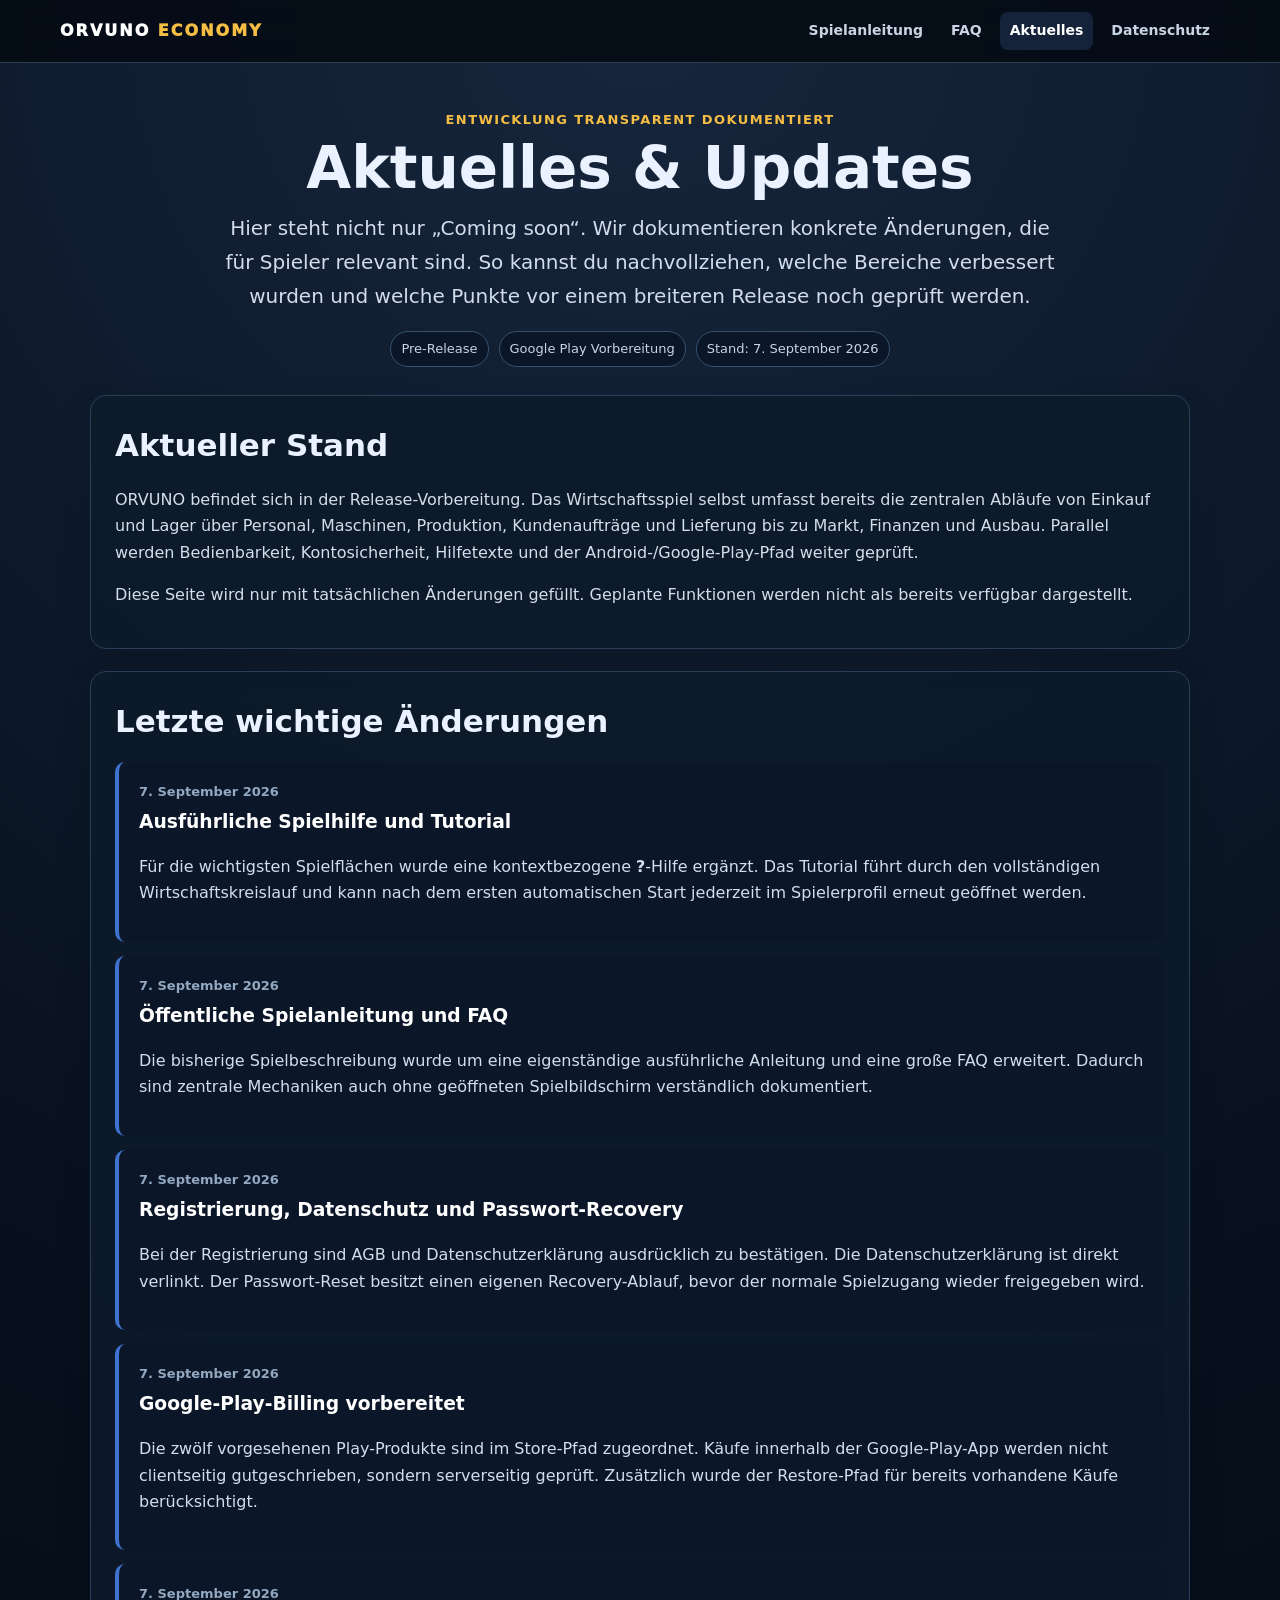
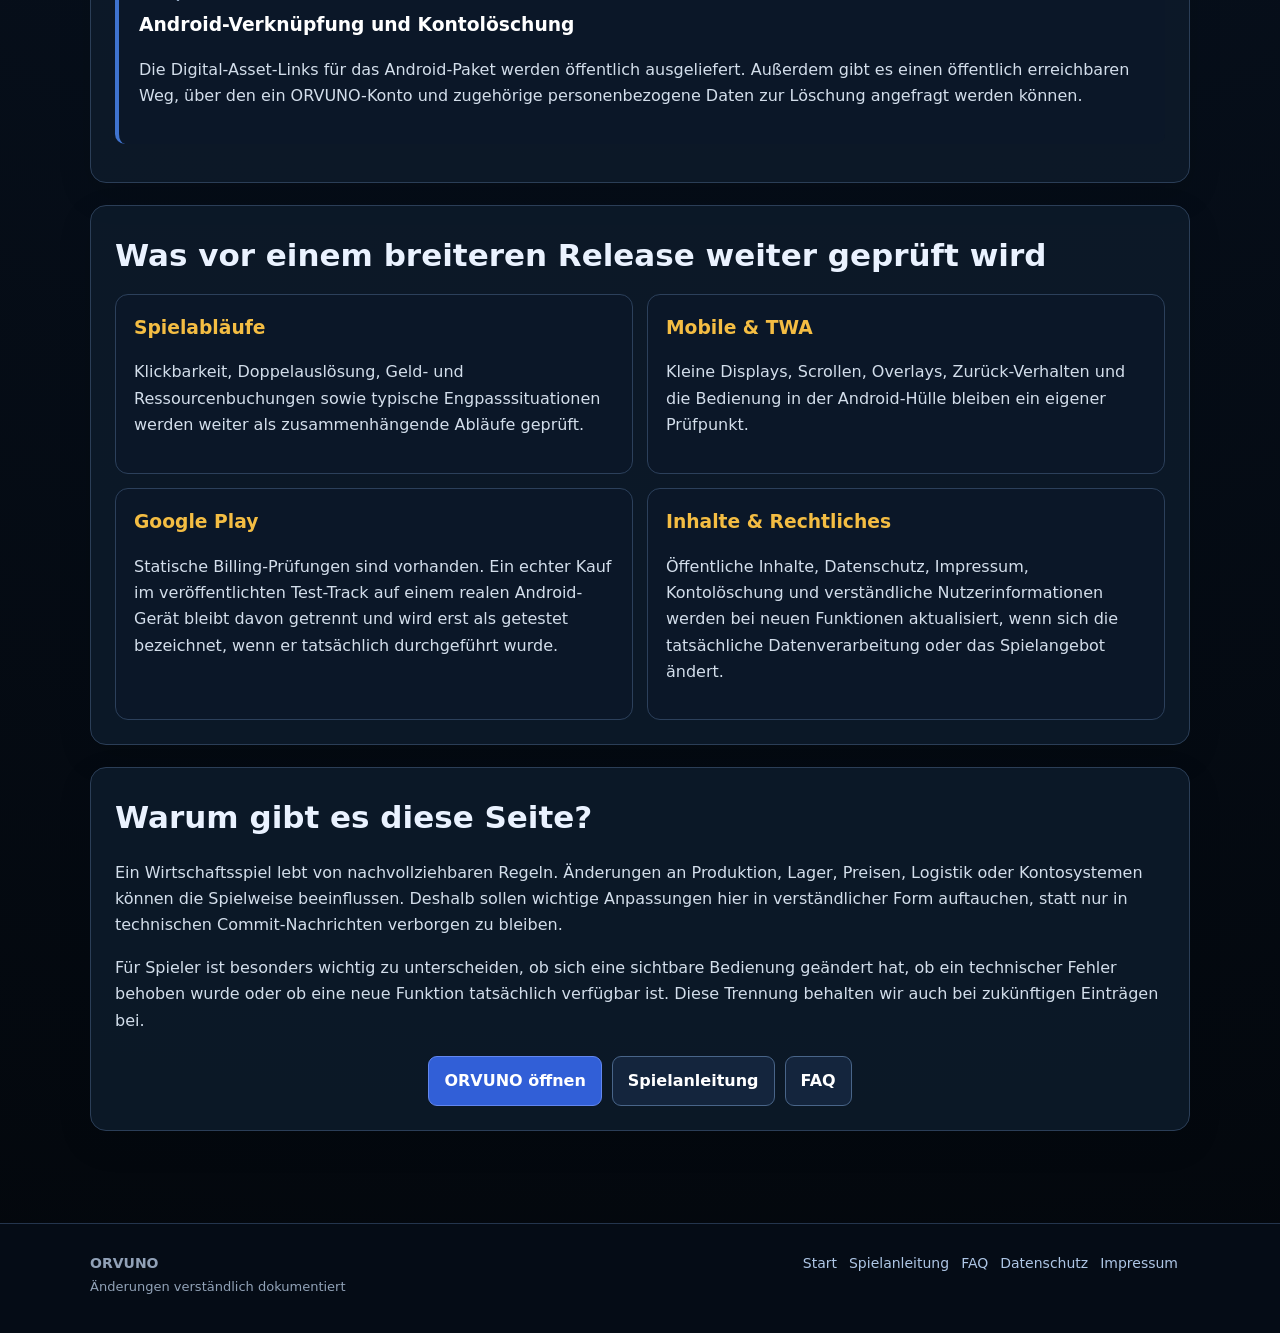
<file: aktuelles.html>
<!doctype html>
<html lang="de">
<head>
  <meta charset="utf-8">
  <meta name="viewport" content="width=device-width,initial-scale=1,viewport-fit=cover">
  <meta name="theme-color" content="#07101d">
  <title>Aktuelles & Updates – ORVUNO</title>
  <meta name="description" content="Aktuelle ORVUNO-Änderungen, Release-Vorbereitung und Hinweise zu Tutorial, Hilfe, Account, Google Play und öffentlicher Spielinformation.">
  <meta name="google-adsense-account" content="ca-pub-5715415363963326">
  <link rel="stylesheet" href="/css/public-content.css">
  <script async src="https://pagead2.googlesyndication.com/pagead/js/adsbygoogle.js?client=ca-pub-5715415363963326" crossorigin="anonymous"></script>
</head>
<body>
<header class="sitebar"><div class="sitebar-inner"><a class="brand" href="/">ORVUNO <span>ECONOMY</span></a><nav class="nav" aria-label="Öffentliche Navigation"><a href="/spielanleitung.html">Spielanleitung</a><a href="/faq.html">FAQ</a><a href="/aktuelles.html" aria-current="page">Aktuelles</a><a href="/datenschutz.html">Datenschutz</a></nav></div></header>
<main class="wrap">
  <header class="hero"><div class="eyebrow">Entwicklung transparent dokumentiert</div><h1>Aktuelles & Updates</h1><p class="lead">Hier steht nicht nur „Coming soon“. Wir dokumentieren konkrete Änderungen, die für Spieler relevant sind. So kannst du nachvollziehen, welche Bereiche verbessert wurden und welche Punkte vor einem breiteren Release noch geprüft werden.</p><div class="meta"><span class="pill">Pre-Release</span><span class="pill">Google Play Vorbereitung</span><span class="pill">Stand: 7. September 2026</span></div></header>

  <section class="section"><h2>Aktueller Stand</h2><p>ORVUNO befindet sich in der Release-Vorbereitung. Das Wirtschaftsspiel selbst umfasst bereits die zentralen Abläufe von Einkauf und Lager über Personal, Maschinen, Produktion, Kundenaufträge und Lieferung bis zu Markt, Finanzen und Ausbau. Parallel werden Bedienbarkeit, Kontosicherheit, Hilfetexte und der Android-/Google-Play-Pfad weiter geprüft.</p><p>Diese Seite wird nur mit tatsächlichen Änderungen gefüllt. Geplante Funktionen werden nicht als bereits verfügbar dargestellt.</p></section>

  <section class="section"><h2>Letzte wichtige Änderungen</h2>
    <article class="update"><time datetime="2026-09-07">7. September 2026</time><h3>Ausführliche Spielhilfe und Tutorial</h3><p>Für die wichtigsten Spielflächen wurde eine kontextbezogene <strong>?</strong>-Hilfe ergänzt. Das Tutorial führt durch den vollständigen Wirtschaftskreislauf und kann nach dem ersten automatischen Start jederzeit im Spielerprofil erneut geöffnet werden.</p></article>
    <article class="update"><time datetime="2026-09-07">7. September 2026</time><h3>Öffentliche Spielanleitung und FAQ</h3><p>Die bisherige Spielbeschreibung wurde um eine eigenständige ausführliche Anleitung und eine große FAQ erweitert. Dadurch sind zentrale Mechaniken auch ohne geöffneten Spielbildschirm verständlich dokumentiert.</p></article>
    <article class="update"><time datetime="2026-09-07">7. September 2026</time><h3>Registrierung, Datenschutz und Passwort-Recovery</h3><p>Bei der Registrierung sind AGB und Datenschutzerklärung ausdrücklich zu bestätigen. Die Datenschutzerklärung ist direkt verlinkt. Der Passwort-Reset besitzt einen eigenen Recovery-Ablauf, bevor der normale Spielzugang wieder freigegeben wird.</p></article>
    <article class="update"><time datetime="2026-09-07">7. September 2026</time><h3>Google-Play-Billing vorbereitet</h3><p>Die zwölf vorgesehenen Play-Produkte sind im Store-Pfad zugeordnet. Käufe innerhalb der Google-Play-App werden nicht clientseitig gutgeschrieben, sondern serverseitig geprüft. Zusätzlich wurde der Restore-Pfad für bereits vorhandene Käufe berücksichtigt.</p></article>
    <article class="update"><time datetime="2026-09-07">7. September 2026</time><h3>Android-Verknüpfung und Kontolöschung</h3><p>Die Digital-Asset-Links für das Android-Paket werden öffentlich ausgeliefert. Außerdem gibt es einen öffentlich erreichbaren Weg, über den ein ORVUNO-Konto und zugehörige personenbezogene Daten zur Löschung angefragt werden können.</p></article>
  </section>

  <section class="section"><h2>Was vor einem breiteren Release weiter geprüft wird</h2><div class="cards"><div class="card"><h3>Spielabläufe</h3><p>Klickbarkeit, Doppelauslösung, Geld- und Ressourcenbuchungen sowie typische Engpasssituationen werden weiter als zusammenhängende Abläufe geprüft.</p></div><div class="card"><h3>Mobile & TWA</h3><p>Kleine Displays, Scrollen, Overlays, Zurück-Verhalten und die Bedienung in der Android-Hülle bleiben ein eigener Prüfpunkt.</p></div><div class="card"><h3>Google Play</h3><p>Statische Billing-Prüfungen sind vorhanden. Ein echter Kauf im veröffentlichten Test-Track auf einem realen Android-Gerät bleibt davon getrennt und wird erst als getestet bezeichnet, wenn er tatsächlich durchgeführt wurde.</p></div><div class="card"><h3>Inhalte & Rechtliches</h3><p>Öffentliche Inhalte, Datenschutz, Impressum, Kontolöschung und verständliche Nutzerinformationen werden bei neuen Funktionen aktualisiert, wenn sich die tatsächliche Datenverarbeitung oder das Spielangebot ändert.</p></div></div></section>

  <section class="section"><h2>Warum gibt es diese Seite?</h2><p>Ein Wirtschaftsspiel lebt von nachvollziehbaren Regeln. Änderungen an Produktion, Lager, Preisen, Logistik oder Kontosystemen können die Spielweise beeinflussen. Deshalb sollen wichtige Anpassungen hier in verständlicher Form auftauchen, statt nur in technischen Commit-Nachrichten verborgen zu bleiben.</p><p>Für Spieler ist besonders wichtig zu unterscheiden, ob sich eine sichtbare Bedienung geändert hat, ob ein technischer Fehler behoben wurde oder ob eine neue Funktion tatsächlich verfügbar ist. Diese Trennung behalten wir auch bei zukünftigen Einträgen bei.</p><div class="cta-row"><a class="cta primary" href="/">ORVUNO öffnen</a><a class="cta" href="/spielanleitung.html">Spielanleitung</a><a class="cta" href="/faq.html">FAQ</a></div></section>
</main>
<footer class="public-footer"><div class="public-footer-inner"><div><strong>ORVUNO</strong><br><span class="small">Änderungen verständlich dokumentiert</span></div><div><a href="/">Start</a><a href="/spielanleitung.html">Spielanleitung</a><a href="/faq.html">FAQ</a><a href="/datenschutz.html">Datenschutz</a><a href="/impressum.html">Impressum</a></div></div></footer>
</body>
</html>
</file>
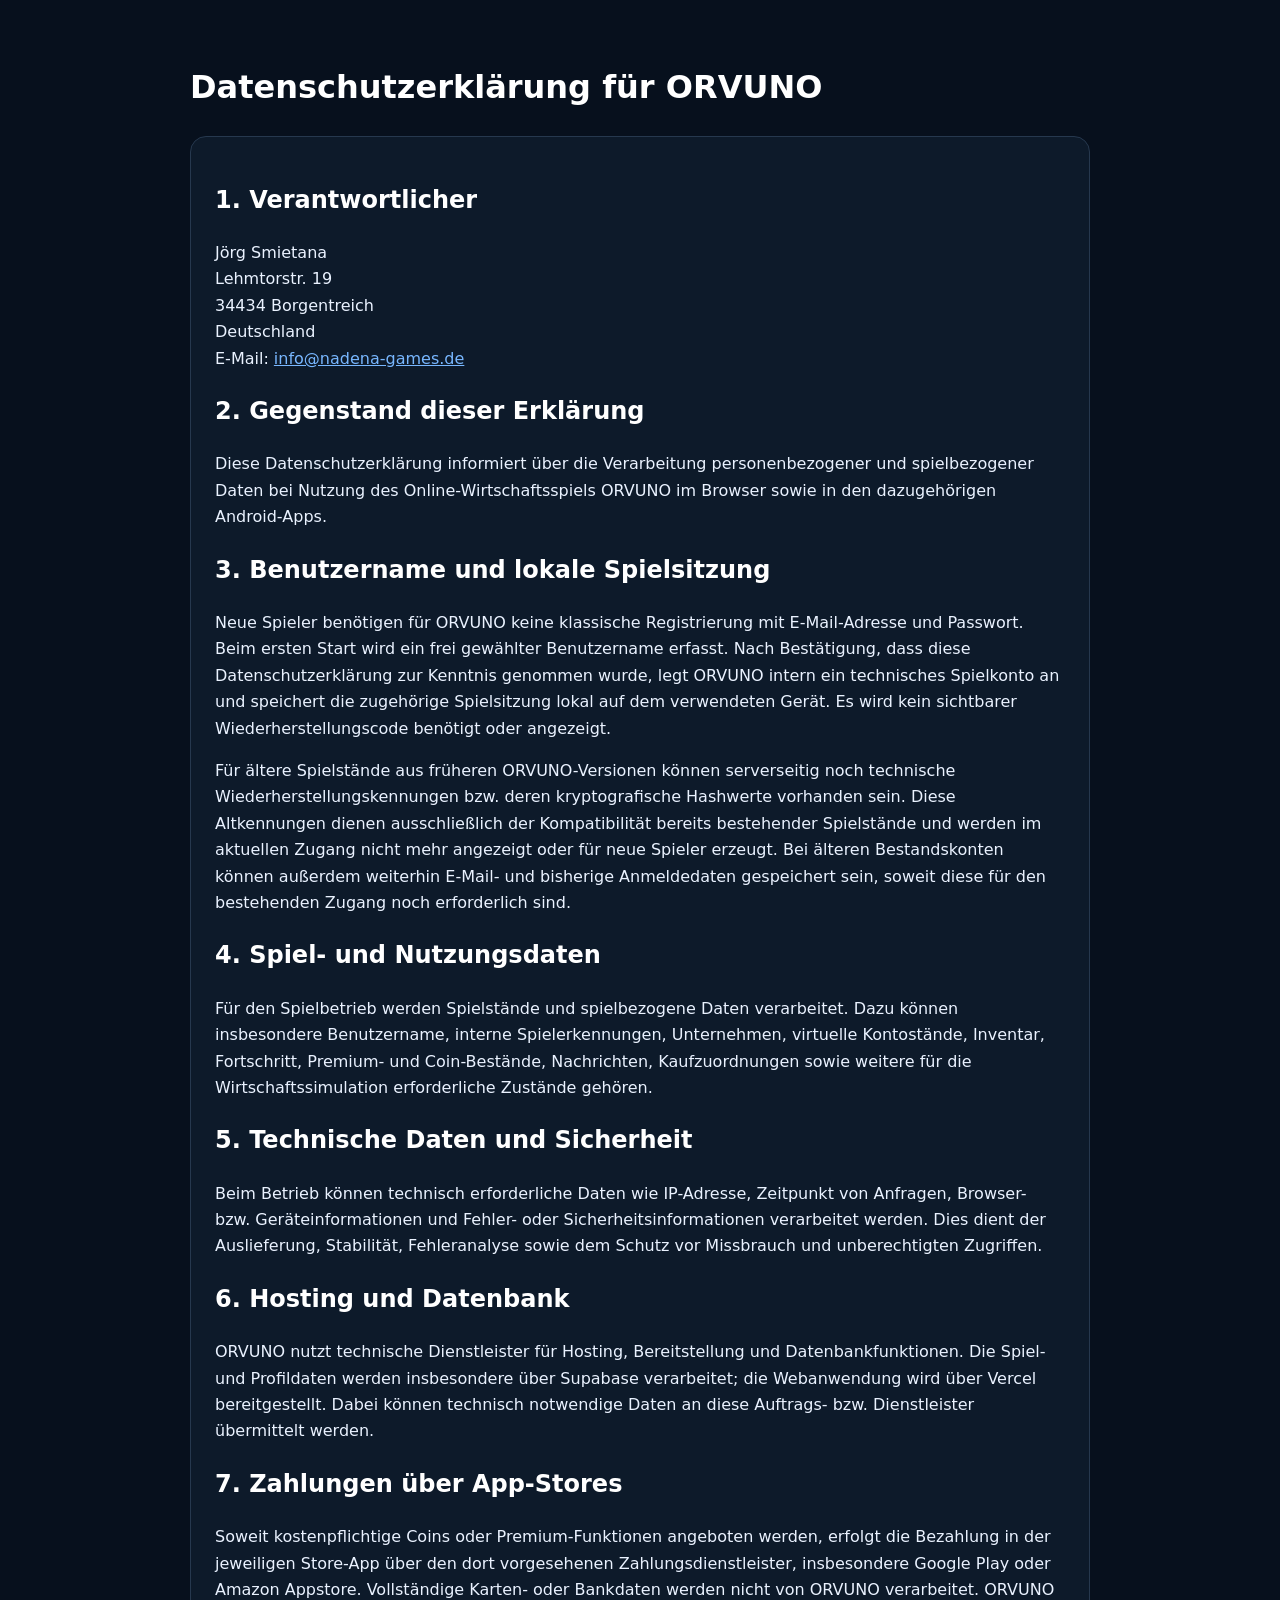
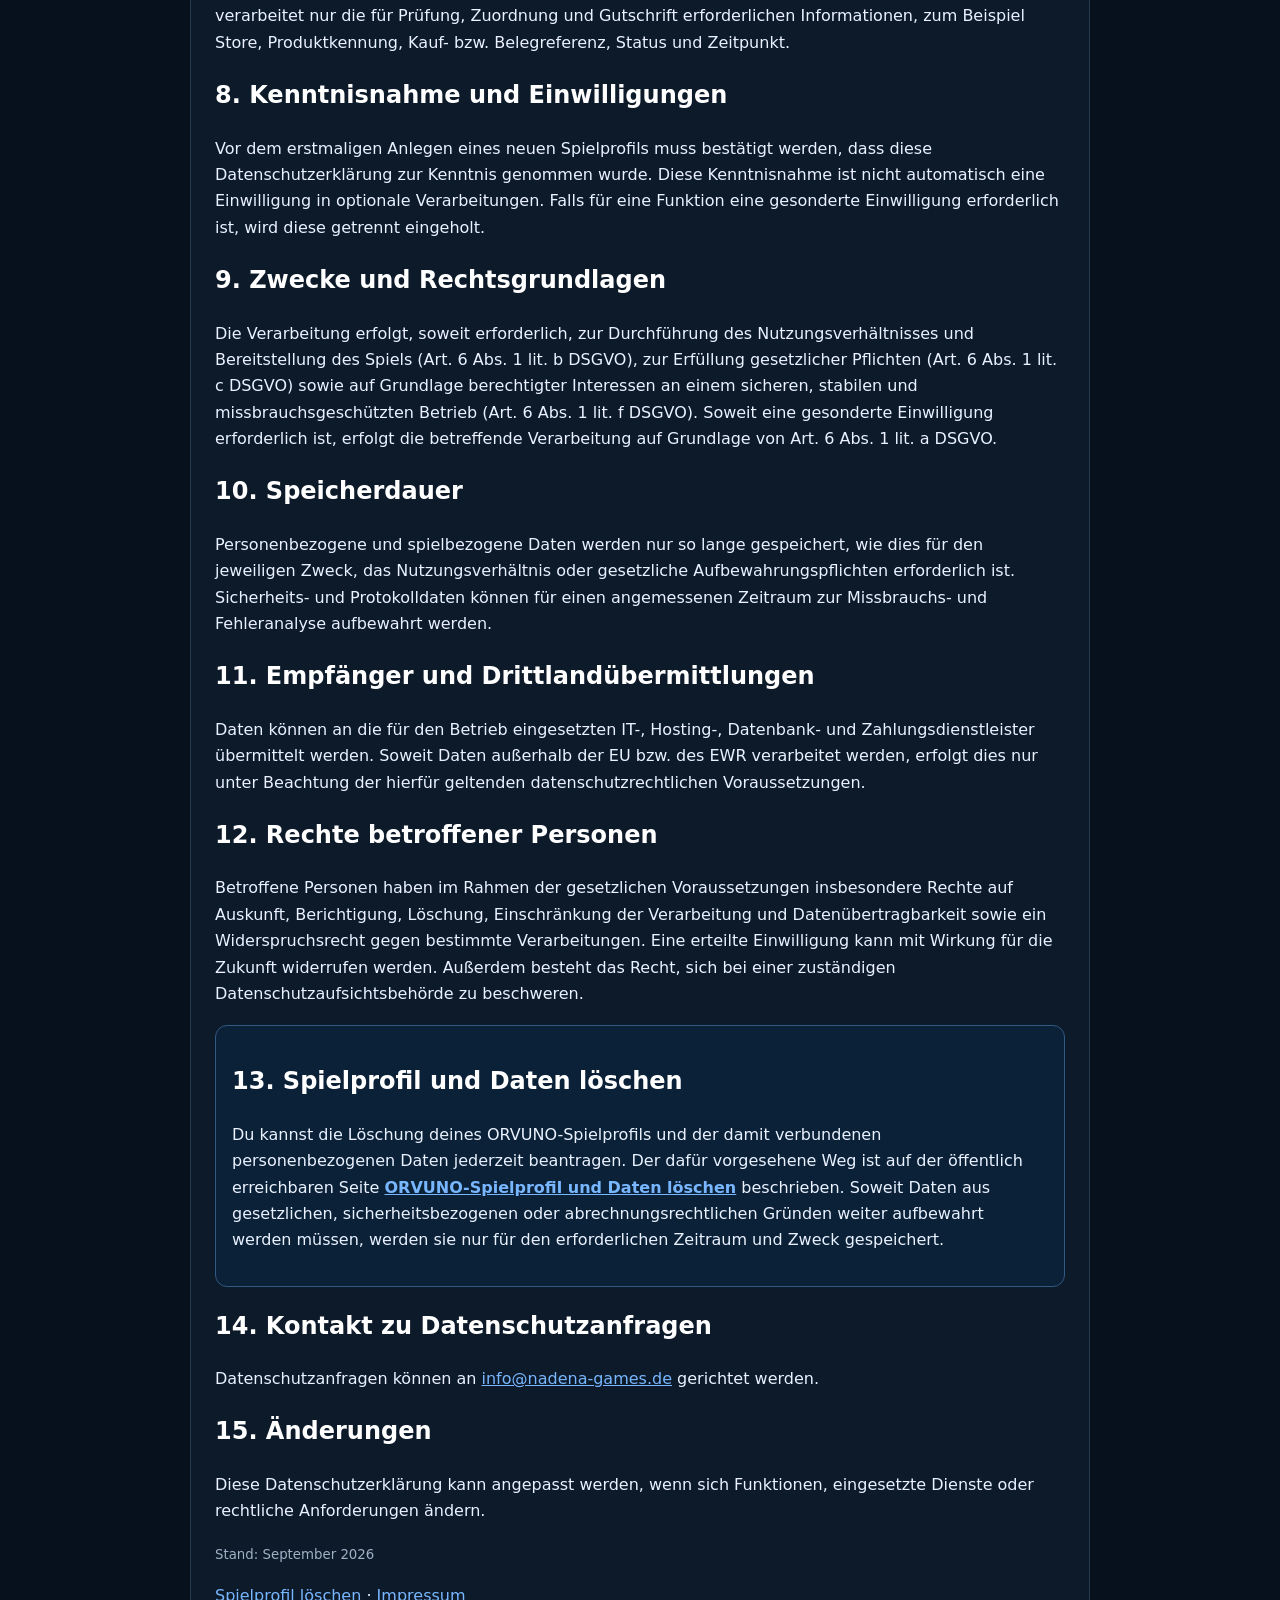
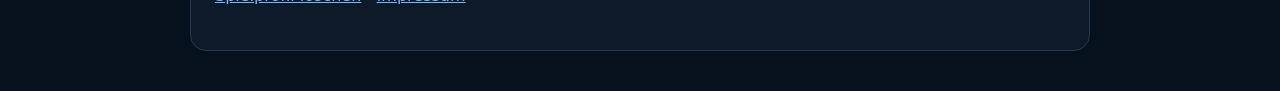
<file: datenschutz.html>
<!doctype html><html lang="de"><head><meta charset="utf-8"><meta name="viewport" content="width=device-width,initial-scale=1"><title>Datenschutzerklärung – ORVUNO</title><style>body{margin:0;background:#07101d;color:#eaf2ff;font:16px/1.65 system-ui,sans-serif}.wrap{max-width:900px;margin:auto;padding:40px 22px}h1,h2{color:#fff}a{color:#78b7ff}.card{background:#0d1a2a;border:1px solid #26384e;border-radius:16px;padding:24px}.delete-box{margin:18px 0;padding:16px;border:1px solid #315983;border-radius:12px;background:#0b2138}.delete-box a{font-weight:800}small{color:#9fb0c5}</style></head><body><main class="wrap"><h1>Datenschutzerklärung für ORVUNO</h1><div class="card"><h2>1. Verantwortlicher</h2><p>Jörg Smietana<br>Lehmtorstr. 19<br>34434 Borgentreich<br>Deutschland<br>E-Mail: <a href="mailto:info@nadena-games.de">info@nadena-games.de</a></p><h2>2. Gegenstand dieser Erklärung</h2><p>Diese Datenschutzerklärung informiert über die Verarbeitung personenbezogener und spielbezogener Daten bei Nutzung des Online-Wirtschaftsspiels ORVUNO im Browser sowie in den dazugehörigen Android-Apps.</p><h2>3. Benutzername und lokale Spielsitzung</h2><p>Neue Spieler benötigen für ORVUNO keine klassische Registrierung mit E-Mail-Adresse und Passwort. Beim ersten Start wird ein frei gewählter Benutzername erfasst. Nach Bestätigung, dass diese Datenschutzerklärung zur Kenntnis genommen wurde, legt ORVUNO intern ein technisches Spielkonto an und speichert die zugehörige Spielsitzung lokal auf dem verwendeten Gerät. Es wird kein sichtbarer Wiederherstellungscode benötigt oder angezeigt.</p><p>Für ältere Spielstände aus früheren ORVUNO-Versionen können serverseitig noch technische Wiederherstellungskennungen bzw. deren kryptografische Hashwerte vorhanden sein. Diese Altkennungen dienen ausschließlich der Kompatibilität bereits bestehender Spielstände und werden im aktuellen Zugang nicht mehr angezeigt oder für neue Spieler erzeugt. Bei älteren Bestandskonten können außerdem weiterhin E-Mail- und bisherige Anmeldedaten gespeichert sein, soweit diese für den bestehenden Zugang noch erforderlich sind.</p><h2>4. Spiel- und Nutzungsdaten</h2><p>Für den Spielbetrieb werden Spielstände und spielbezogene Daten verarbeitet. Dazu können insbesondere Benutzername, interne Spielerkennungen, Unternehmen, virtuelle Kontostände, Inventar, Fortschritt, Premium- und Coin-Bestände, Nachrichten, Kaufzuordnungen sowie weitere für die Wirtschaftssimulation erforderliche Zustände gehören.</p><h2>5. Technische Daten und Sicherheit</h2><p>Beim Betrieb können technisch erforderliche Daten wie IP-Adresse, Zeitpunkt von Anfragen, Browser- bzw. Geräteinformationen und Fehler- oder Sicherheitsinformationen verarbeitet werden. Dies dient der Auslieferung, Stabilität, Fehleranalyse sowie dem Schutz vor Missbrauch und unberechtigten Zugriffen.</p><h2>6. Hosting und Datenbank</h2><p>ORVUNO nutzt technische Dienstleister für Hosting, Bereitstellung und Datenbankfunktionen. Die Spiel- und Profildaten werden insbesondere über Supabase verarbeitet; die Webanwendung wird über Vercel bereitgestellt. Dabei können technisch notwendige Daten an diese Auftrags- bzw. Dienstleister übermittelt werden.</p><h2>7. Zahlungen über App-Stores</h2><p>Soweit kostenpflichtige Coins oder Premium-Funktionen angeboten werden, erfolgt die Bezahlung in der jeweiligen Store-App über den dort vorgesehenen Zahlungsdienstleister, insbesondere Google Play oder Amazon Appstore. Vollständige Karten- oder Bankdaten werden nicht von ORVUNO verarbeitet. ORVUNO verarbeitet nur die für Prüfung, Zuordnung und Gutschrift erforderlichen Informationen, zum Beispiel Store, Produktkennung, Kauf- bzw. Belegreferenz, Status und Zeitpunkt.</p><h2>8. Kenntnisnahme und Einwilligungen</h2><p>Vor dem erstmaligen Anlegen eines neuen Spielprofils muss bestätigt werden, dass diese Datenschutzerklärung zur Kenntnis genommen wurde. Diese Kenntnisnahme ist nicht automatisch eine Einwilligung in optionale Verarbeitungen. Falls für eine Funktion eine gesonderte Einwilligung erforderlich ist, wird diese getrennt eingeholt.</p><h2>9. Zwecke und Rechtsgrundlagen</h2><p>Die Verarbeitung erfolgt, soweit erforderlich, zur Durchführung des Nutzungsverhältnisses und Bereitstellung des Spiels (Art. 6 Abs. 1 lit. b DSGVO), zur Erfüllung gesetzlicher Pflichten (Art. 6 Abs. 1 lit. c DSGVO) sowie auf Grundlage berechtigter Interessen an einem sicheren, stabilen und missbrauchsgeschützten Betrieb (Art. 6 Abs. 1 lit. f DSGVO). Soweit eine gesonderte Einwilligung erforderlich ist, erfolgt die betreffende Verarbeitung auf Grundlage von Art. 6 Abs. 1 lit. a DSGVO.</p><h2>10. Speicherdauer</h2><p>Personenbezogene und spielbezogene Daten werden nur so lange gespeichert, wie dies für den jeweiligen Zweck, das Nutzungsverhältnis oder gesetzliche Aufbewahrungspflichten erforderlich ist. Sicherheits- und Protokolldaten können für einen angemessenen Zeitraum zur Missbrauchs- und Fehleranalyse aufbewahrt werden.</p><h2>11. Empfänger und Drittlandübermittlungen</h2><p>Daten können an die für den Betrieb eingesetzten IT-, Hosting-, Datenbank- und Zahlungsdienstleister übermittelt werden. Soweit Daten außerhalb der EU bzw. des EWR verarbeitet werden, erfolgt dies nur unter Beachtung der hierfür geltenden datenschutzrechtlichen Voraussetzungen.</p><h2>12. Rechte betroffener Personen</h2><p>Betroffene Personen haben im Rahmen der gesetzlichen Voraussetzungen insbesondere Rechte auf Auskunft, Berichtigung, Löschung, Einschränkung der Verarbeitung und Datenübertragbarkeit sowie ein Widerspruchsrecht gegen bestimmte Verarbeitungen. Eine erteilte Einwilligung kann mit Wirkung für die Zukunft widerrufen werden. Außerdem besteht das Recht, sich bei einer zuständigen Datenschutzaufsichtsbehörde zu beschweren.</p><div class="delete-box"><h2>13. Spielprofil und Daten löschen</h2><p>Du kannst die Löschung deines ORVUNO-Spielprofils und der damit verbundenen personenbezogenen Daten jederzeit beantragen. Der dafür vorgesehene Weg ist auf der öffentlich erreichbaren Seite <a href="/konto-loeschen.html">ORVUNO-Spielprofil und Daten löschen</a> beschrieben. Soweit Daten aus gesetzlichen, sicherheitsbezogenen oder abrechnungsrechtlichen Gründen weiter aufbewahrt werden müssen, werden sie nur für den erforderlichen Zeitraum und Zweck gespeichert.</p></div><h2>14. Kontakt zu Datenschutzanfragen</h2><p>Datenschutzanfragen können an <a href="mailto:info@nadena-games.de">info@nadena-games.de</a> gerichtet werden.</p><h2>15. Änderungen</h2><p>Diese Datenschutzerklärung kann angepasst werden, wenn sich Funktionen, eingesetzte Dienste oder rechtliche Anforderungen ändern.</p><p><small>Stand: September 2026</small></p><p><a href="/konto-loeschen.html">Spielprofil löschen</a> · <a href="/impressum.html">Impressum</a></p></div></main></body></html>
</file>
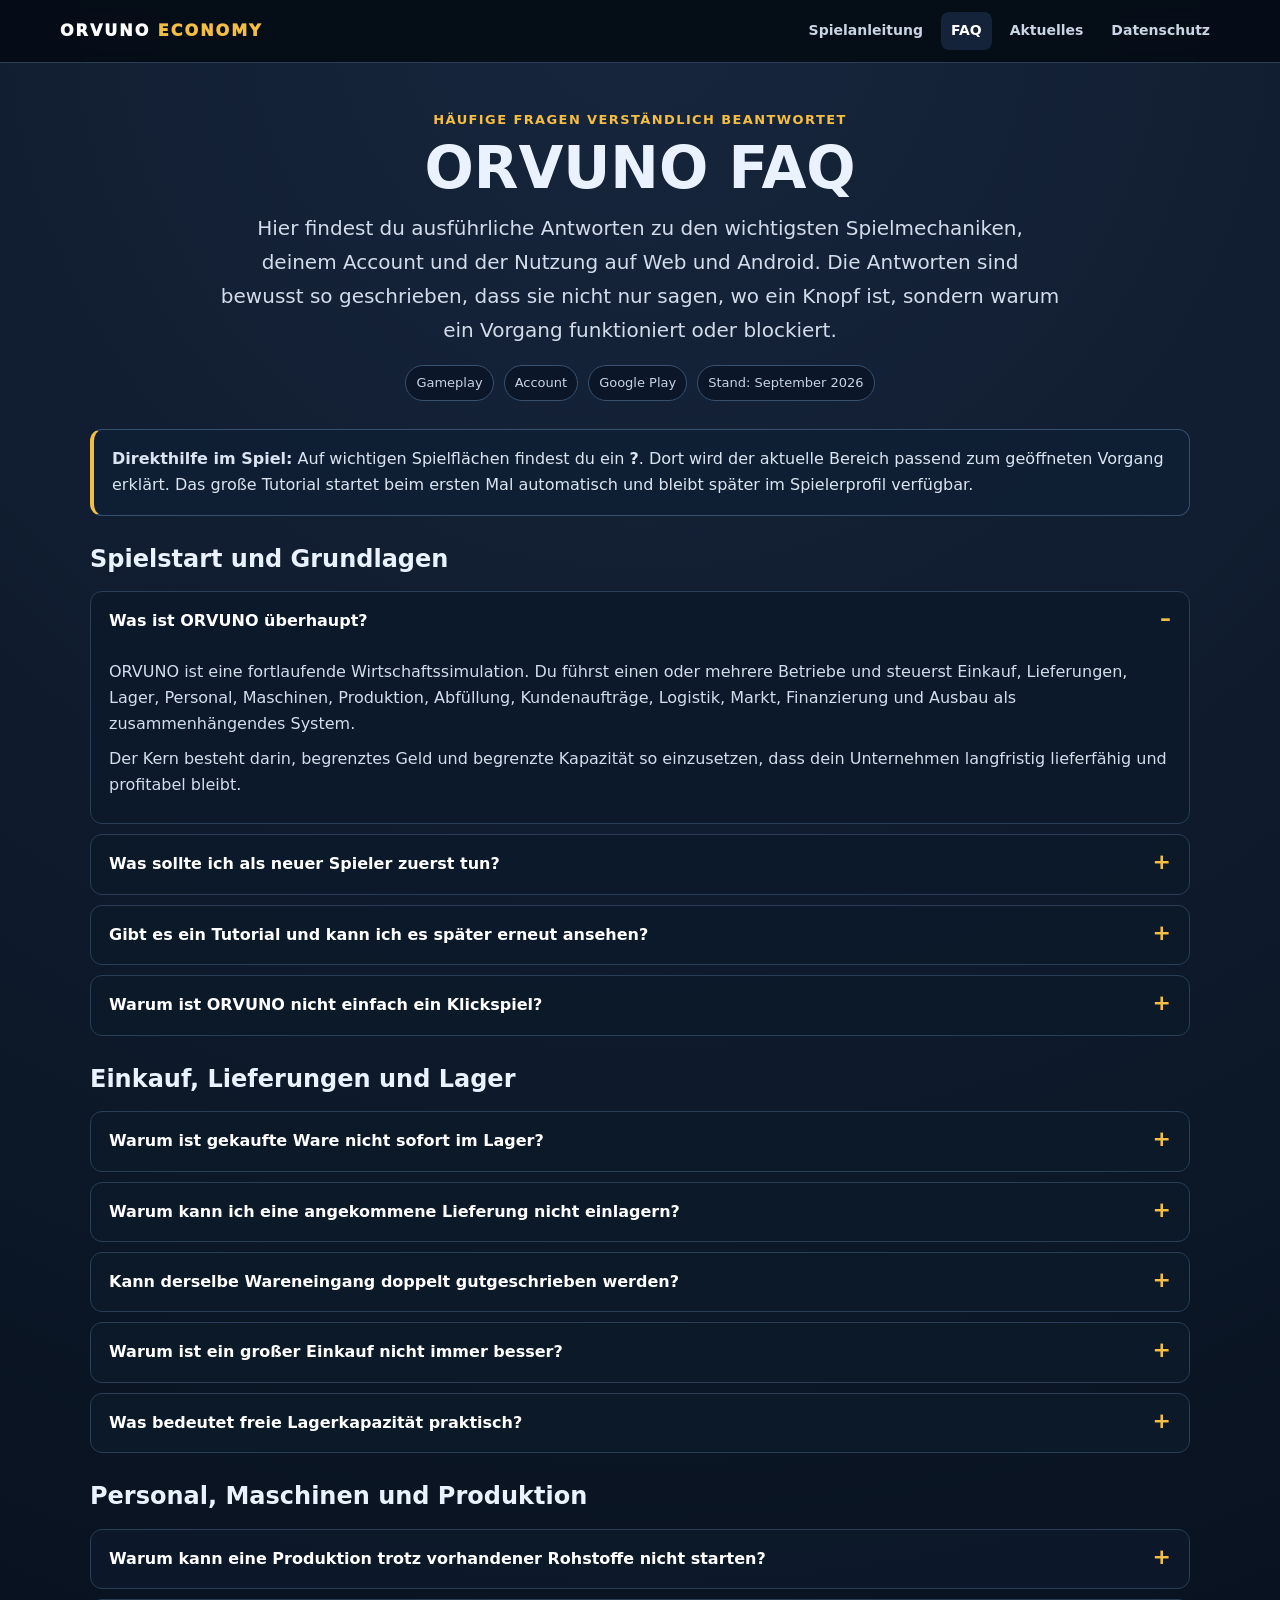
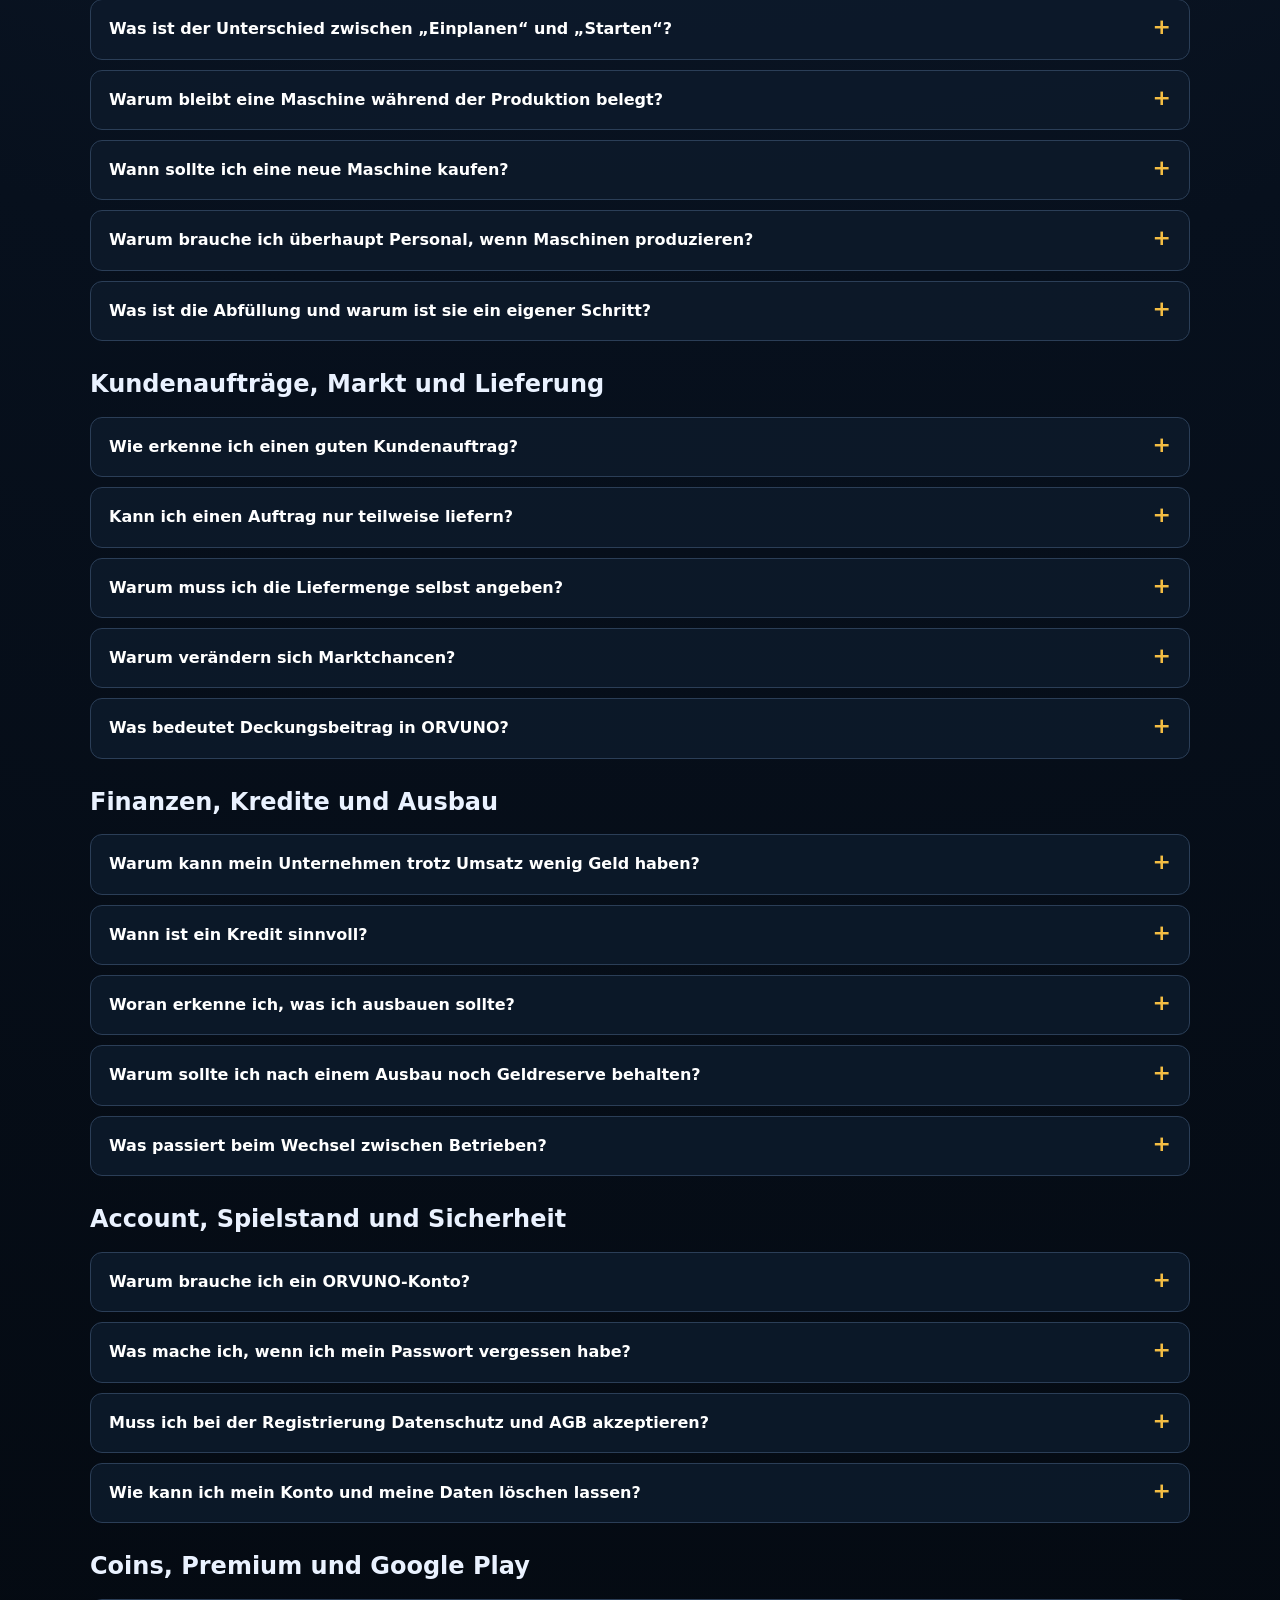
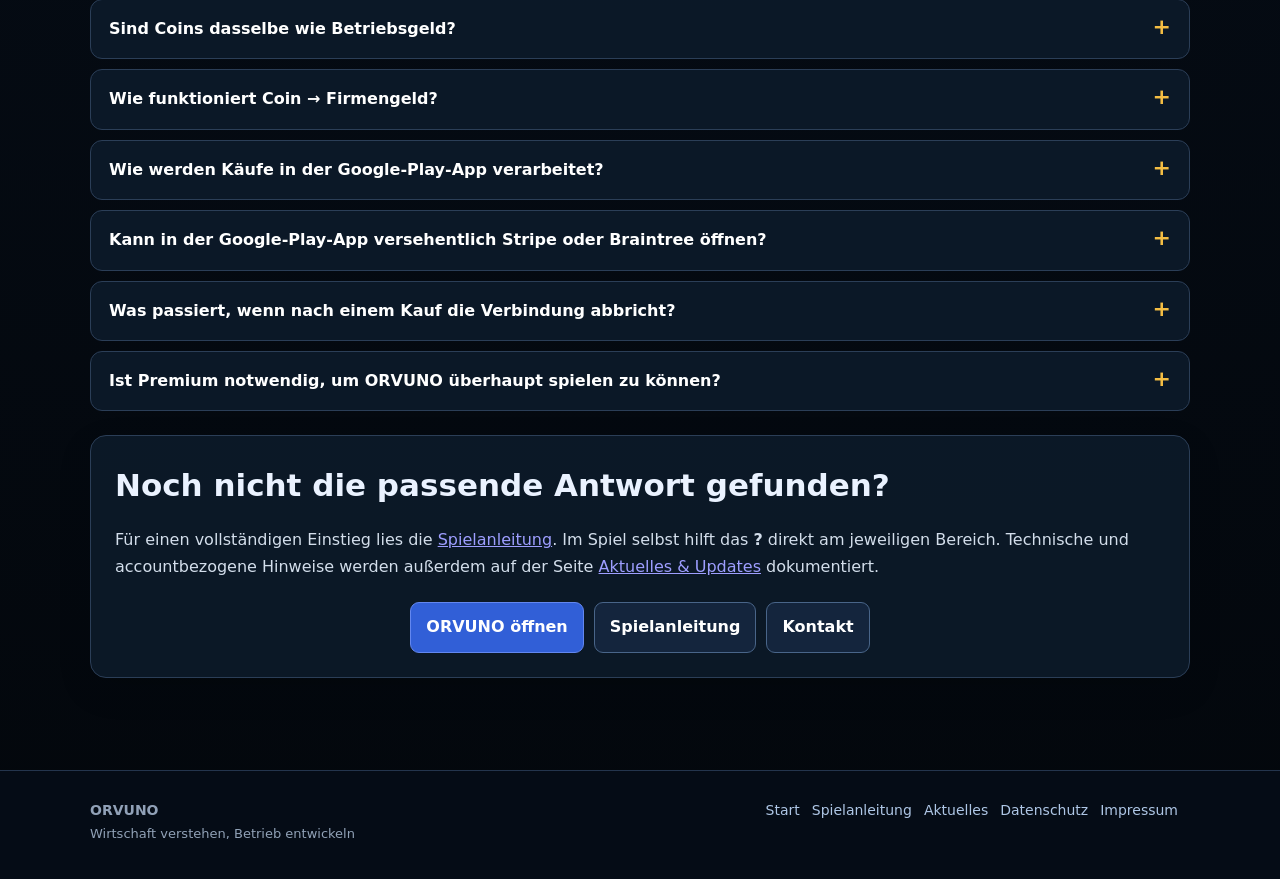
<file: faq.html>
<!doctype html>
<html lang="de">
<head>
  <meta charset="utf-8">
  <meta name="viewport" content="width=device-width,initial-scale=1,viewport-fit=cover">
  <meta name="theme-color" content="#07101d">
  <title>FAQ – Häufige Fragen zu ORVUNO</title>
  <meta name="description" content="Ausführliche ORVUNO-FAQ zu Spielstart, Einkauf, Lager, Produktion, Personal, Maschinen, Kundenaufträgen, Logistik, Finanzen, Coins, Premium, Konto und Google Play.">
  <meta name="google-adsense-account" content="ca-pub-5715415363963326">
  <link rel="stylesheet" href="/css/public-content.css">
  <script async src="https://pagead2.googlesyndication.com/pagead/js/adsbygoogle.js?client=ca-pub-5715415363963326" crossorigin="anonymous"></script>
</head>
<body>
<header class="sitebar"><div class="sitebar-inner"><a class="brand" href="/">ORVUNO <span>ECONOMY</span></a><nav class="nav" aria-label="Öffentliche Navigation"><a href="/spielanleitung.html">Spielanleitung</a><a href="/faq.html" aria-current="page">FAQ</a><a href="/aktuelles.html">Aktuelles</a><a href="/datenschutz.html">Datenschutz</a></nav></div></header>
<main class="wrap">
  <header class="hero"><div class="eyebrow">Häufige Fragen verständlich beantwortet</div><h1>ORVUNO FAQ</h1><p class="lead">Hier findest du ausführliche Antworten zu den wichtigsten Spielmechaniken, deinem Account und der Nutzung auf Web und Android. Die Antworten sind bewusst so geschrieben, dass sie nicht nur sagen, wo ein Knopf ist, sondern warum ein Vorgang funktioniert oder blockiert.</p><div class="meta"><span class="pill">Gameplay</span><span class="pill">Account</span><span class="pill">Google Play</span><span class="pill">Stand: September 2026</span></div></header>

  <div class="notice"><strong>Direkthilfe im Spiel:</strong> Auf wichtigen Spielflächen findest du ein <strong>?</strong>. Dort wird der aktuelle Bereich passend zum geöffneten Vorgang erklärt. Das große Tutorial startet beim ersten Mal automatisch und bleibt später im Spielerprofil verfügbar.</div>

  <section class="faq-group" id="grundlagen"><h2>Spielstart und Grundlagen</h2>
    <details class="faq" open><summary>Was ist ORVUNO überhaupt?</summary><div class="answer"><p>ORVUNO ist eine fortlaufende Wirtschaftssimulation. Du führst einen oder mehrere Betriebe und steuerst Einkauf, Lieferungen, Lager, Personal, Maschinen, Produktion, Abfüllung, Kundenaufträge, Logistik, Markt, Finanzierung und Ausbau als zusammenhängendes System.</p><p>Der Kern besteht darin, begrenztes Geld und begrenzte Kapazität so einzusetzen, dass dein Unternehmen langfristig lieferfähig und profitabel bleibt.</p></div></details>
    <details class="faq"><summary>Was sollte ich als neuer Spieler zuerst tun?</summary><div class="answer"><p>Beginne mit einem kleinen, überschaubaren Produktions- oder Kundenbedarf. Prüfe zuerst, welche Rohstoffe und Verpackungen dafür fehlen, bestelle nur die benötigte Menge und warte die Lieferung ab. Danach kontrollierst du Personal, Maschine und Lagerplatz, bevor du Produktion startest.</p><p>So lernst du den vollständigen Wirtschaftskreislauf, ohne dein Betriebsgeld durch zu große Bestellungen oder zu frühe Ausbauten zu blockieren.</p></div></details>
    <details class="faq"><summary>Gibt es ein Tutorial und kann ich es später erneut ansehen?</summary><div class="answer"><p>Ja. Das Tutorial ist für den ersten Einstieg gedacht und führt durch den kompletten Ablauf vom Einkauf bis zu Finanzen, Ausbau sowie Coins und Premium. Nach dem ersten automatischen Start kannst du es im Spielerprofil erneut öffnen.</p><p>Zusätzlich gibt es kontextbezogene Fragezeichen direkt an wichtigen Bereichen. Dadurch musst du nicht jedes Mal das gesamte Tutorial durchsuchen.</p></div></details>
    <details class="faq"><summary>Warum ist ORVUNO nicht einfach ein Klickspiel?</summary><div class="answer"><p>Weil mehrere Systeme gleichzeitig voneinander abhängen. Eine Maschine kann frei sein, aber das Material fehlen. Material kann vorhanden sein, aber das Fertigwarenlager voll sein. Ein Kundenauftrag kann viel Umsatz versprechen, aber durch Lieferkosten oder eine zu späte Fertigstellung unattraktiv werden.</p><p>Das Spiel belohnt deshalb Planung und das Erkennen von Engpässen.</p></div></details>
  </section>

  <section class="faq-group" id="einkauf-lager"><h2>Einkauf, Lieferungen und Lager</h2>
    <details class="faq"><summary>Warum ist gekaufte Ware nicht sofort im Lager?</summary><div class="answer"><p>Eine Bestellung erzeugt zunächst eine Lieferung. Erst nach der tatsächlichen Ankunft kann sie über den Wareneingang in den passenden Lagerbereich eingebucht werden. Dadurch haben Entfernung und Lieferzeit eine echte Bedeutung.</p></div></details>
    <details class="faq"><summary>Warum kann ich eine angekommene Lieferung nicht einlagern?</summary><div class="answer"><p>Meist fehlt im passenden Lagerbereich freie Kapazität. Prüfe, ob Rohstoff-, Verpackungs- oder Fertigwarenlager voll sind. Gegebenenfalls musst du Bestand abbauen, Kapazität erweitern oder einen anderen Engpass beseitigen.</p><p>Die Lieferung bleibt bis zur erfolgreichen Einlagerung offen.</p></div></details>
    <details class="faq"><summary>Kann derselbe Wareneingang doppelt gutgeschrieben werden?</summary><div class="answer"><p>Der vorgesehene Ablauf schließt eine erfolgreich eingelagerte Lieferung ab. Derselbe Wareneingang soll dadurch nicht einfach erneut als neue Bestandsmenge verbucht werden. Wenn du nach einem Klick keine Aktualisierung siehst, warte kurz auf die Rückmeldung statt mehrfach schnell hintereinander zu klicken.</p></div></details>
    <details class="faq"><summary>Warum ist ein großer Einkauf nicht immer besser?</summary><div class="answer"><p>Große Mengen können einen attraktiven Stückpreis haben, blockieren aber Betriebsgeld und Lagerplatz. Außerdem kann sich Nachfrage ändern. Wirtschaftlich ist ein Einkauf erst dann gut, wenn Preis, Lieferzeit, Verbrauchsplan und Lagerkapazität zusammenpassen.</p></div></details>
    <details class="faq"><summary>Was bedeutet freie Lagerkapazität praktisch?</summary><div class="answer"><p>Freie Kapazität ist deine Reserve für neue Lieferungen und fertige Produktion. Wenn du jeden Bereich vollständig füllst, können eintreffende Bestellungen oder abgeschlossene Produktionsaufträge blockiert werden. Etwas Reserve erhöht deshalb die betriebliche Flexibilität.</p></div></details>
  </section>

  <section class="faq-group" id="produktion"><h2>Personal, Maschinen und Produktion</h2>
    <details class="faq"><summary>Warum kann eine Produktion trotz vorhandener Rohstoffe nicht starten?</summary><div class="answer"><p>Zusätzlich zu Material können ein passender Maschinentyp, ein verfügbarer Maschinenzustand, bestimmte Personalqualifikationen oder freie Kapazität erforderlich sein. Prüfe die Hinweise in der Produktionsansicht und die passende <strong>?</strong>-Hilfe.</p></div></details>
    <details class="faq"><summary>Was ist der Unterschied zwischen „Einplanen“ und „Starten“?</summary><div class="answer"><p>„Einplanen“ legt einen Auftrag in die Warteschlange. Dabei werden Rohstoffe nicht automatisch endgültig verbraucht. Beim tatsächlichen Start prüft ORVUNO den aktuellen Zustand erneut und entnimmt erst dann die benötigten Bestände.</p><p>Diese erneute Prüfung ist wichtig, weil sich Lager und Maschinen zwischen Planung und Start verändert haben können.</p></div></details>
    <details class="faq"><summary>Warum bleibt eine Maschine während der Produktion belegt?</summary><div class="answer"><p>Weil derselbe Anlagenplatz nicht gleichzeitig für zwei laufende Aufträge verwendet werden kann. Erst wenn der Vorgang abgeschlossen und die Maschine wieder verfügbar ist, kann sie erneut zugewiesen werden.</p></div></details>
    <details class="faq"><summary>Wann sollte ich eine neue Maschine kaufen?</summary><div class="answer"><p>Dann, wenn die Maschinenkapazität tatsächlich dein Engpass ist. Wenn Rohstoffe fehlen, Personal knapp ist, das Lager voll ist oder die Nachfrage nicht ausreicht, schafft eine zusätzliche Maschine nur ungenutzte Kapazität und bindet Kapital.</p></div></details>
    <details class="faq"><summary>Warum brauche ich überhaupt Personal, wenn Maschinen produzieren?</summary><div class="answer"><p>Maschinen stellen technische Kapazität bereit, Personal sorgt für Arbeitsleistung und Qualifikation. Bestimmte Produktionsarten benötigen konkrete Rollen. Gleichzeitig verursacht Personal laufende Kosten, weshalb zu viel ungenutzte Belegschaft deine Liquidität belastet.</p></div></details>
    <details class="faq"><summary>Was ist die Abfüllung und warum ist sie ein eigener Schritt?</summary><div class="answer"><p>Bei passenden Produkten wird aus einem Zwischenprodukt erst durch Abfüllung verkaufsfähige Fertigware. Dafür können Flaschen, Verschlüsse, Etiketten und eine Abfüllanlage benötigt werden. Ein ausreichender Getränkebestand allein reicht also nicht, wenn Verpackungsmaterial fehlt.</p></div></details>
  </section>

  <section class="faq-group" id="verkauf"><h2>Kundenaufträge, Markt und Lieferung</h2>
    <details class="faq"><summary>Wie erkenne ich einen guten Kundenauftrag?</summary><div class="answer"><p>Sieh nicht nur auf den Gesamtumsatz. Prüfe Produkt, Menge, Lieferfrist und die Kosten für Material, Produktion, Personal, Maschinen, Lager, Finanzierung und Logistik. Ein großer Auftrag kann wirtschaftlich schlechter sein als ein kleinerer Auftrag mit besserer Marge und sicherer Lieferfähigkeit.</p></div></details>
    <details class="faq"><summary>Kann ich einen Auftrag nur teilweise liefern?</summary><div class="answer"><p>Bei dafür vorgesehenen Aufträgen kannst du eine Teilmenge liefern. Der offene Rest bleibt bestehen. Das ist hilfreich, wenn aktuell nicht genug Fertigware verfügbar ist oder du Bestand für einen anderen dringenden Auftrag reservieren möchtest.</p></div></details>
    <details class="faq"><summary>Warum muss ich die Liefermenge selbst angeben?</summary><div class="answer"><p>Damit du die Kontrolle über deinen Bestand behältst. ORVUNO soll nicht automatisch dein gesamtes Lager leeren, wenn du nur einen Teil des offenen Auftrags bedienen möchtest. So kannst du mehrere Kundenaufträge sinnvoll priorisieren.</p></div></details>
    <details class="faq"><summary>Warum verändern sich Marktchancen?</summary><div class="answer"><p>Marktpreis und Nachfrage sind Teil der Simulation. Eine heute attraktive Marge muss nicht dauerhaft gleich bleiben. Deshalb solltest du große Produktionsmengen nicht nur aufgrund eines einzelnen Momentpreises aufbauen.</p></div></details>
    <details class="faq"><summary>Was bedeutet Deckungsbeitrag in ORVUNO?</summary><div class="answer"><p>Vereinfacht ist das der Betrag, der nach den direkt zurechenbaren Kosten eines Verkaufs übrig bleibt und zur Deckung weiterer Kosten und zum Gewinn beitragen kann. Für gute Entscheidungen solltest du also nicht nur Verkaufspreis und Rohstoffkosten vergleichen, sondern auch Produktion, Personal, Logistik und Finanzierung im Blick behalten.</p></div></details>
  </section>

  <section class="faq-group" id="finanzen"><h2>Finanzen, Kredite und Ausbau</h2>
    <details class="faq"><summary>Warum kann mein Unternehmen trotz Umsatz wenig Geld haben?</summary><div class="answer"><p>Weil Ausgaben und Einnahmen zu unterschiedlichen Zeitpunkten entstehen. Rohstoffe werden häufig vor dem Verkauf bezahlt. Personal und andere Verpflichtungen laufen weiter. Ein hoher Umsatz bedeutet deshalb nicht automatisch hohe freie Liquidität.</p></div></details>
    <details class="faq"><summary>Wann ist ein Kredit sinnvoll?</summary><div class="answer"><p>Wenn die zusätzliche Liquidität eine konkrete, wirtschaftlich tragfähige Investition ermöglicht und dein Betrieb Zins und Rückzahlung zuverlässig tragen kann. Ein Kredit ist kein Ersatz für dauerhaft unrentable Abläufe.</p></div></details>
    <details class="faq"><summary>Woran erkenne ich, was ich ausbauen sollte?</summary><div class="answer"><p>Finde den tatsächlichen Engpass. Ist das Lager ständig voll, kann Lagerausbau sinnvoll sein. Wartet Produktion dauerhaft auf dieselbe Maschine, kann Maschinenkapazität fehlen. Sind Anlagen frei, aber Aufgaben bleiben wegen fehlender Qualifikation liegen, ist Personal wichtiger.</p></div></details>
    <details class="faq"><summary>Warum sollte ich nach einem Ausbau noch Geldreserve behalten?</summary><div class="answer"><p>Weil neue Kapazität erst genutzt werden muss. Nach der Investition brauchst du weiterhin Geld für Rohstoffe, Personal, Logistik und gegebenenfalls Finanzierung. Ein Ausbau, der dein Konto bis fast auf null leert, kann den eigentlichen Betrieb unmittelbar danach blockieren.</p></div></details>
    <details class="faq"><summary>Was passiert beim Wechsel zwischen Betrieben?</summary><div class="answer"><p>Du aktivierst den Spielzustand eines bereits vorhandenen Betriebs. Geld, Lager und operative Vorgänge gehören zum jeweiligen Unternehmen. Der reine Wechsel zu einem vorhandenen Betrieb ist kein Echtgeldkauf und soll keinen Zahlungsdialog öffnen.</p></div></details>
  </section>

  <section class="faq-group" id="konto"><h2>Account, Spielstand und Sicherheit</h2>
    <details class="faq"><summary>Warum brauche ich ein ORVUNO-Konto?</summary><div class="answer"><p>Der Account ordnet deinen Spielstand eindeutig dir zu. Dadurch können Profil, Betriebe, Spielstände, Coins und weitere kontobezogene Daten nach einer späteren Anmeldung wieder geladen werden.</p></div></details>
    <details class="faq"><summary>Was mache ich, wenn ich mein Passwort vergessen habe?</summary><div class="answer"><p>Nutze auf der Anmeldeseite „Passwort vergessen“. Nach dem Reset-Link legst du ein neues Passwort fest. Während einer aktiven Recovery-Sitzung wird das Spiel nicht einfach geöffnet, bevor das neue Passwort erfolgreich gesetzt wurde.</p></div></details>
    <details class="faq"><summary>Muss ich bei der Registrierung Datenschutz und AGB akzeptieren?</summary><div class="answer"><p>Ja. Die Registrierung besitzt eigene Pflichtbestätigungen. Die Datenschutzerklärung ist dabei direkt verlinkt, damit du sie vor der Registrierung lesen kannst.</p></div></details>
    <details class="faq"><summary>Wie kann ich mein Konto und meine Daten löschen lassen?</summary><div class="answer"><p>Der vorgesehene Weg ist auf <a href="/konto-loeschen.html">ORVUNO-Konto und Daten löschen</a> beschrieben. Dort findest du auch den Kontaktweg und Informationen dazu, welche Daten gegebenenfalls aufgrund gesetzlicher Pflichten länger aufbewahrt werden müssen.</p></div></details>
  </section>

  <section class="faq-group" id="coins"><h2>Coins, Premium und Google Play</h2>
    <details class="faq"><summary>Sind Coins dasselbe wie Betriebsgeld?</summary><div class="answer"><p>Nein. Coins sind kontobezogen und werden getrennt vom Geld eines einzelnen Betriebs geführt. Firmengeld gehört dagegen zur operativen Wirtschaft deines aktiven Unternehmens.</p></div></details>
    <details class="faq"><summary>Wie funktioniert Coin → Firmengeld?</summary><div class="answer"><p>Die Umwandlung ist eine bewusste, serverseitig verarbeitete Aktion. Prüfe vor der Bestätigung Coin-Betrag, Zielbetrieb und angezeigten Effekt. Nach Erfolg werden Coin-Wallet und Betriebsgeld neu geladen.</p><p>Wenn eine Anzeige langsam reagiert, solltest du nicht mehrfach blind klicken, sondern die eindeutige Rückmeldung abwarten.</p></div></details>
    <details class="faq"><summary>Wie werden Käufe in der Google-Play-App verarbeitet?</summary><div class="answer"><p>Digitale Käufe innerhalb der Google-Play-App laufen über Google Play Billing. Ein Kaufbeleg wird serverseitig geprüft, bevor Coins oder Premium gutgeschrieben werden. Der Browser schreibt sich diese Vorteile nicht selbst gut.</p></div></details>
    <details class="faq"><summary>Kann in der Google-Play-App versehentlich Stripe oder Braintree öffnen?</summary><div class="answer"><p>Der Play-App-Pfad ist so getrennt, dass dort Google Play Billing verwendet wird. Web-Zahlungsanbieter gehören nicht in diesen Store-Zweig. Ein normaler Google-Play-Kauf soll daher nicht auf Stripe oder Braintree zurückfallen.</p></div></details>
    <details class="faq"><summary>Was passiert, wenn nach einem Kauf die Verbindung abbricht?</summary><div class="answer"><p>Der Kaufpfad besitzt eine Wiederherstellungslogik, mit der bereits vorhandene Google-Play-Käufe erneut serverseitig geprüft werden können. Dadurch soll eine technische Unterbrechung nicht dazu führen, dass derselbe Kauf mehrfach gutgeschrieben werden muss.</p></div></details>
    <details class="faq"><summary>Ist Premium notwendig, um ORVUNO überhaupt spielen zu können?</summary><div class="answer"><p>Premium ist ein Zusatzsystem. Der Kern des Spiels bleibt die Wirtschaft aus Einkauf, Lager, Produktion, Aufträgen, Logistik und Finanzen. Premium soll diesen Spielfluss ergänzen und nicht die normale Unternehmensführung ersetzen.</p></div></details>
  </section>

  <section class="section"><h2>Noch nicht die passende Antwort gefunden?</h2><p>Für einen vollständigen Einstieg lies die <a href="/spielanleitung.html">Spielanleitung</a>. Im Spiel selbst hilft das <strong>?</strong> direkt am jeweiligen Bereich. Technische und accountbezogene Hinweise werden außerdem auf der Seite <a href="/aktuelles.html">Aktuelles & Updates</a> dokumentiert.</p><div class="cta-row"><a class="cta primary" href="/">ORVUNO öffnen</a><a class="cta" href="/spielanleitung.html">Spielanleitung</a><a class="cta" href="mailto:info@nadena-games.de">Kontakt</a></div></section>
</main>
<footer class="public-footer"><div class="public-footer-inner"><div><strong>ORVUNO</strong><br><span class="small">Wirtschaft verstehen, Betrieb entwickeln</span></div><div><a href="/">Start</a><a href="/spielanleitung.html">Spielanleitung</a><a href="/aktuelles.html">Aktuelles</a><a href="/datenschutz.html">Datenschutz</a><a href="/impressum.html">Impressum</a></div></div></footer>
</body>
</html>
</file>
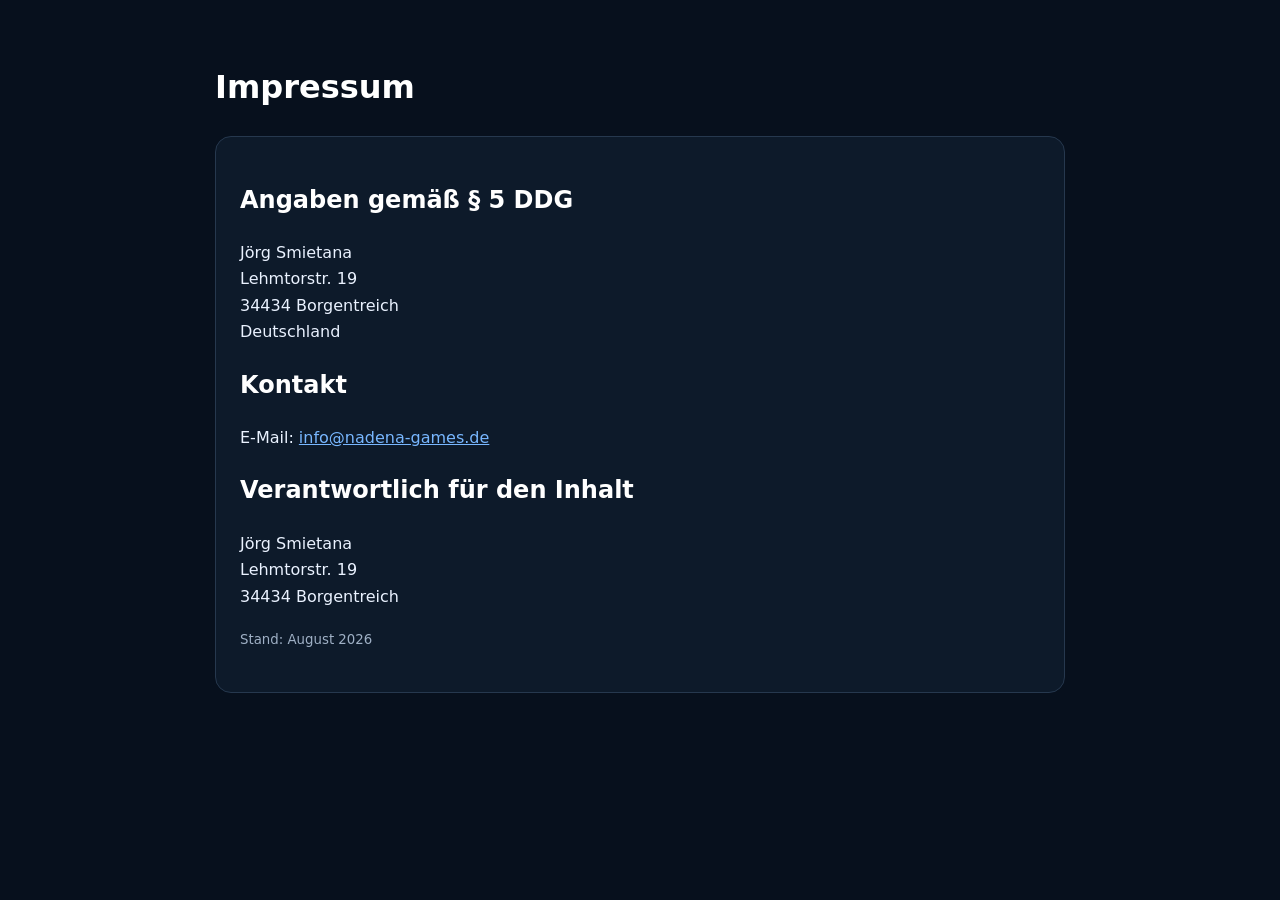
<file: impressum.html>
<!doctype html><html lang="de"><head><meta charset="utf-8"><meta name="viewport" content="width=device-width,initial-scale=1"><title>Impressum – ORVUNO</title><style>body{margin:0;background:#07101d;color:#eaf2ff;font:16px/1.65 system-ui,sans-serif}.wrap{max-width:850px;margin:auto;padding:40px 22px}h1,h2{color:#fff}a{color:#78b7ff}.card{background:#0d1a2a;border:1px solid #26384e;border-radius:16px;padding:24px}small{color:#9fb0c5}</style></head><body><main class="wrap"><h1>Impressum</h1><div class="card"><h2>Angaben gemäß § 5 DDG</h2><p>Jörg Smietana<br>Lehmtorstr. 19<br>34434 Borgentreich<br>Deutschland</p><h2>Kontakt</h2><p>E-Mail: <a href="mailto:info@nadena-games.de">info@nadena-games.de</a></p><h2>Verantwortlich für den Inhalt</h2><p>Jörg Smietana<br>Lehmtorstr. 19<br>34434 Borgentreich</p><p><small>Stand: August 2026</small></p></div></main></body></html>
</file>
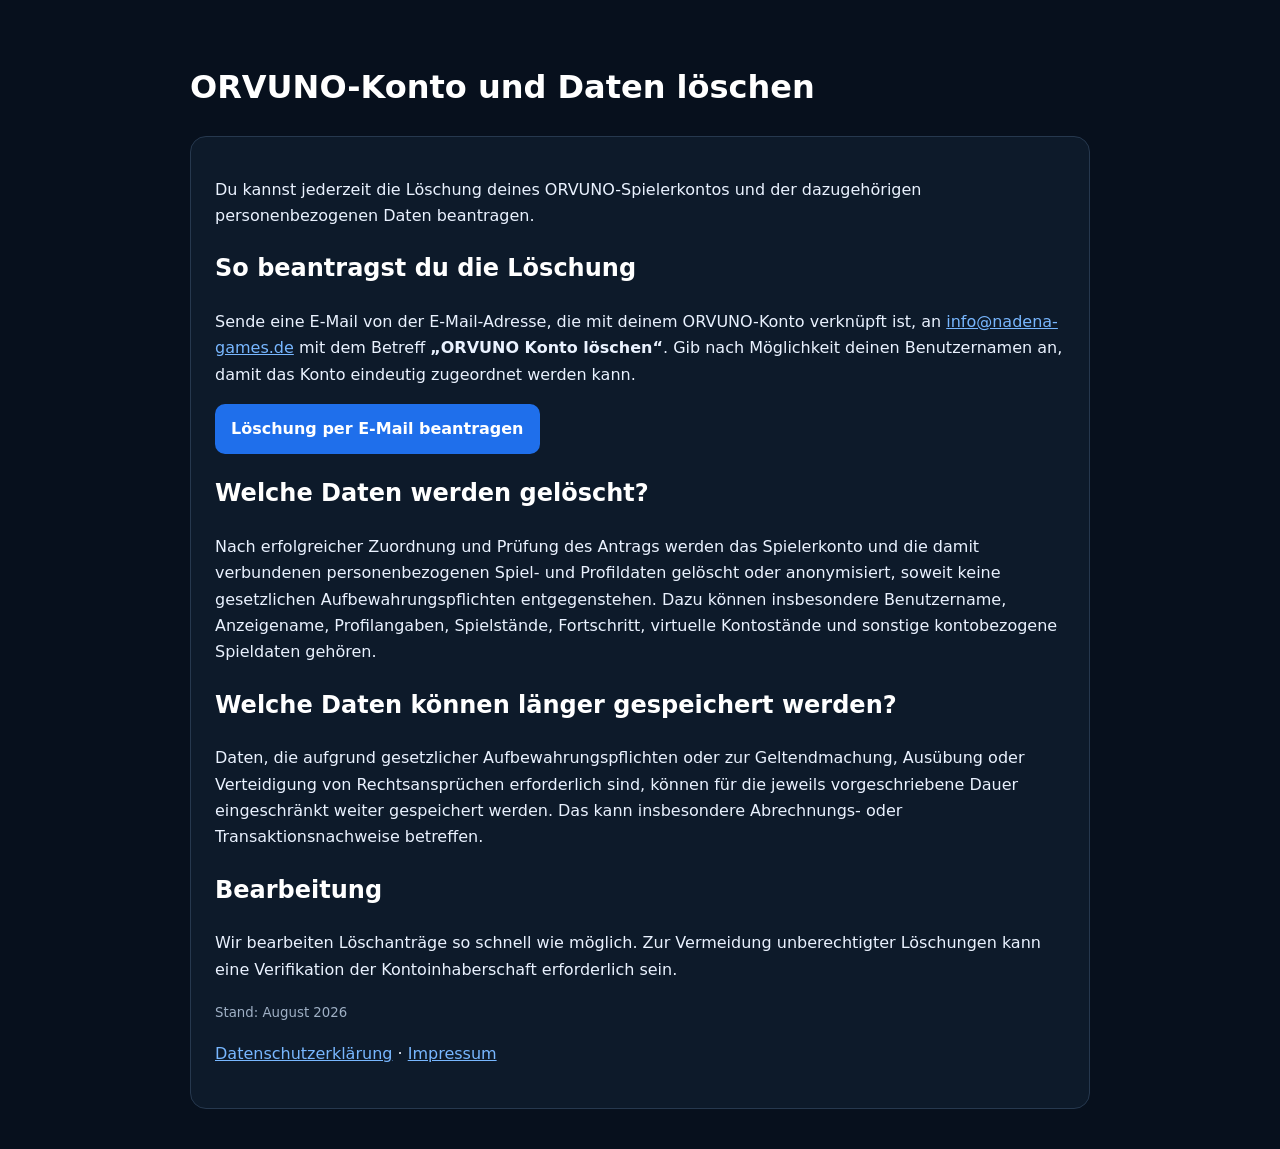
<file: konto-loeschen.html>
<!doctype html><html lang="de"><head><meta charset="utf-8"><meta name="viewport" content="width=device-width,initial-scale=1"><title>ORVUNO-Konto löschen</title><style>body{margin:0;background:#07101d;color:#eaf2ff;font:16px/1.65 system-ui,sans-serif}.wrap{max-width:900px;margin:auto;padding:40px 22px}h1,h2{color:#fff}a{color:#78b7ff}.card{background:#0d1a2a;border:1px solid #26384e;border-radius:16px;padding:24px}.btn{display:inline-block;padding:12px 16px;border-radius:10px;background:#1f6feb;color:#fff;text-decoration:none;font-weight:700}small{color:#9fb0c5}</style></head><body><main class="wrap"><h1>ORVUNO-Konto und Daten löschen</h1><div class="card"><p>Du kannst jederzeit die Löschung deines ORVUNO-Spielerkontos und der dazugehörigen personenbezogenen Daten beantragen.</p><h2>So beantragst du die Löschung</h2><p>Sende eine E-Mail von der E-Mail-Adresse, die mit deinem ORVUNO-Konto verknüpft ist, an <a href="mailto:info@nadena-games.de?subject=ORVUNO%20Konto%20l%C3%B6schen">info@nadena-games.de</a> mit dem Betreff <strong>„ORVUNO Konto löschen“</strong>. Gib nach Möglichkeit deinen Benutzernamen an, damit das Konto eindeutig zugeordnet werden kann.</p><p><a class="btn" href="mailto:info@nadena-games.de?subject=ORVUNO%20Konto%20l%C3%B6schen&body=Bitte%20l%C3%B6sche%20mein%20ORVUNO-Konto%20und%20die%20zugeh%C3%B6rigen%20personenbezogenen%20Daten.%0A%0ABenutzername%3A%20">Löschung per E-Mail beantragen</a></p><h2>Welche Daten werden gelöscht?</h2><p>Nach erfolgreicher Zuordnung und Prüfung des Antrags werden das Spielerkonto und die damit verbundenen personenbezogenen Spiel- und Profildaten gelöscht oder anonymisiert, soweit keine gesetzlichen Aufbewahrungspflichten entgegenstehen. Dazu können insbesondere Benutzername, Anzeigename, Profilangaben, Spielstände, Fortschritt, virtuelle Kontostände und sonstige kontobezogene Spieldaten gehören.</p><h2>Welche Daten können länger gespeichert werden?</h2><p>Daten, die aufgrund gesetzlicher Aufbewahrungspflichten oder zur Geltendmachung, Ausübung oder Verteidigung von Rechtsansprüchen erforderlich sind, können für die jeweils vorgeschriebene Dauer eingeschränkt weiter gespeichert werden. Das kann insbesondere Abrechnungs- oder Transaktionsnachweise betreffen.</p><h2>Bearbeitung</h2><p>Wir bearbeiten Löschanträge so schnell wie möglich. Zur Vermeidung unberechtigter Löschungen kann eine Verifikation der Kontoinhaberschaft erforderlich sein.</p><p><small>Stand: August 2026</small></p><p><a href="/datenschutz.html">Datenschutzerklärung</a> · <a href="/impressum.html">Impressum</a></p></div></main></body></html>
</file>
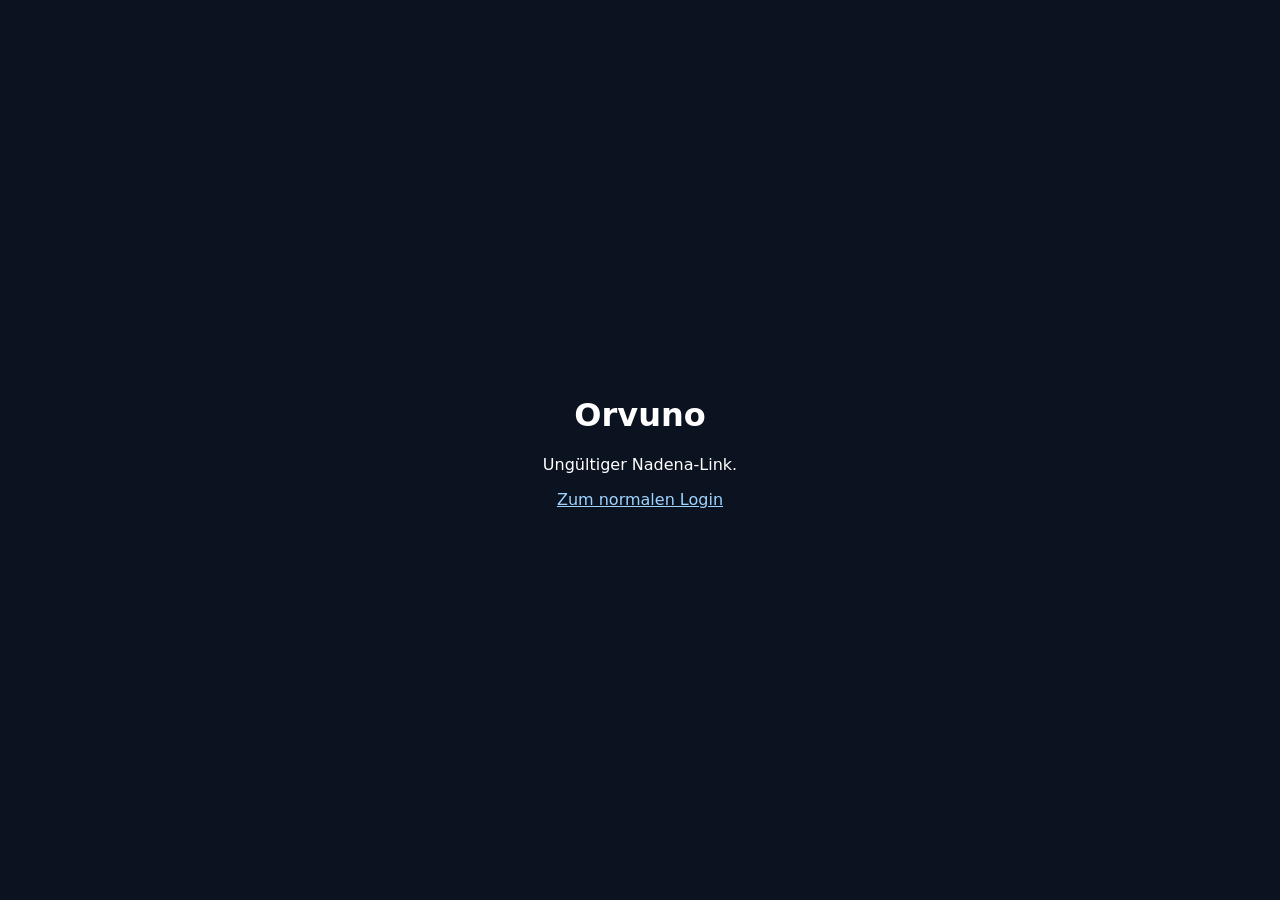
<file: nadena-login.html>
<!doctype html><html lang="de"><head><meta charset="utf-8"><meta name="viewport" content="width=device-width,initial-scale=1"><title>Orvuno – Nadena Anmeldung</title><style>body{font-family:system-ui;background:#0c1320;color:#fff;min-height:100vh;display:grid;place-items:center;margin:0}.c{max-width:520px;padding:32px;text-align:center}a{color:#9fd3ff}</style></head><body><main class="c"><h1>Orvuno</h1><p id="s">Nadena-Games-Konto wird übernommen…</p><p><a href="/">Zum normalen Login</a></p></main><script>(async()=>{const s=document.getElementById('s');try{const q=new URLSearchParams(location.search),h=new URLSearchParams(location.hash.slice(1));const code=q.get('nadena_sso'),verifier=h.get('nadena_verifier');history.replaceState(null,'',location.pathname);if(!code||!verifier)throw new Error('Ungültiger Nadena-Link.');const r=await fetch('https://ojhaeccyulyrwoxgeurf.supabase.co/functions/v1/nadena-sso-exchange',{method:'POST',headers:{'content-type':'application/json'},body:JSON.stringify({code,code_verifier:verifier,game_slug:'orvuno'})});const d=await r.json();if(!r.ok||!d.session)throw new Error('Automatische Anmeldung fehlgeschlagen.');localStorage.setItem('worldproject_supabase_session',JSON.stringify(d.session));location.replace('/');}catch(e){s.textContent=e.message||'Automatische Anmeldung fehlgeschlagen. Bitte nutze den normalen Login.';}})();</script></body></html>
</file>
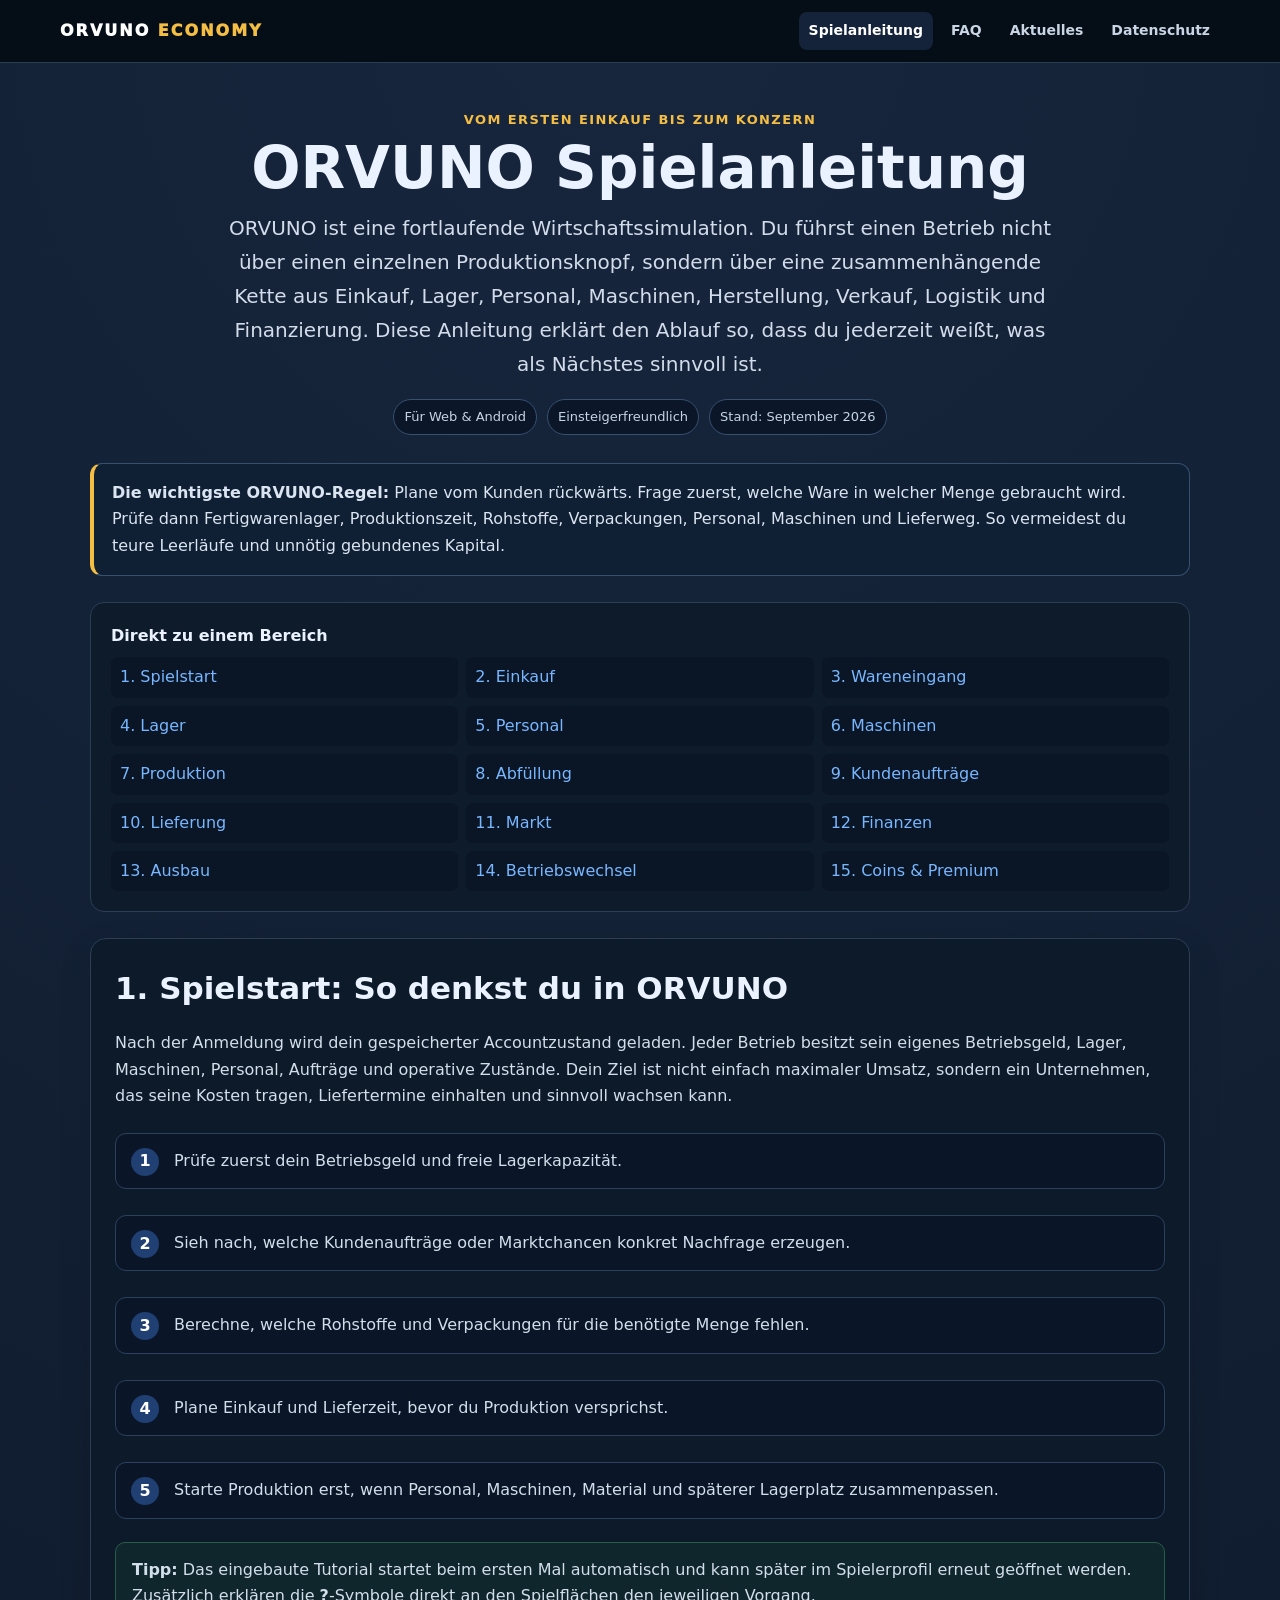
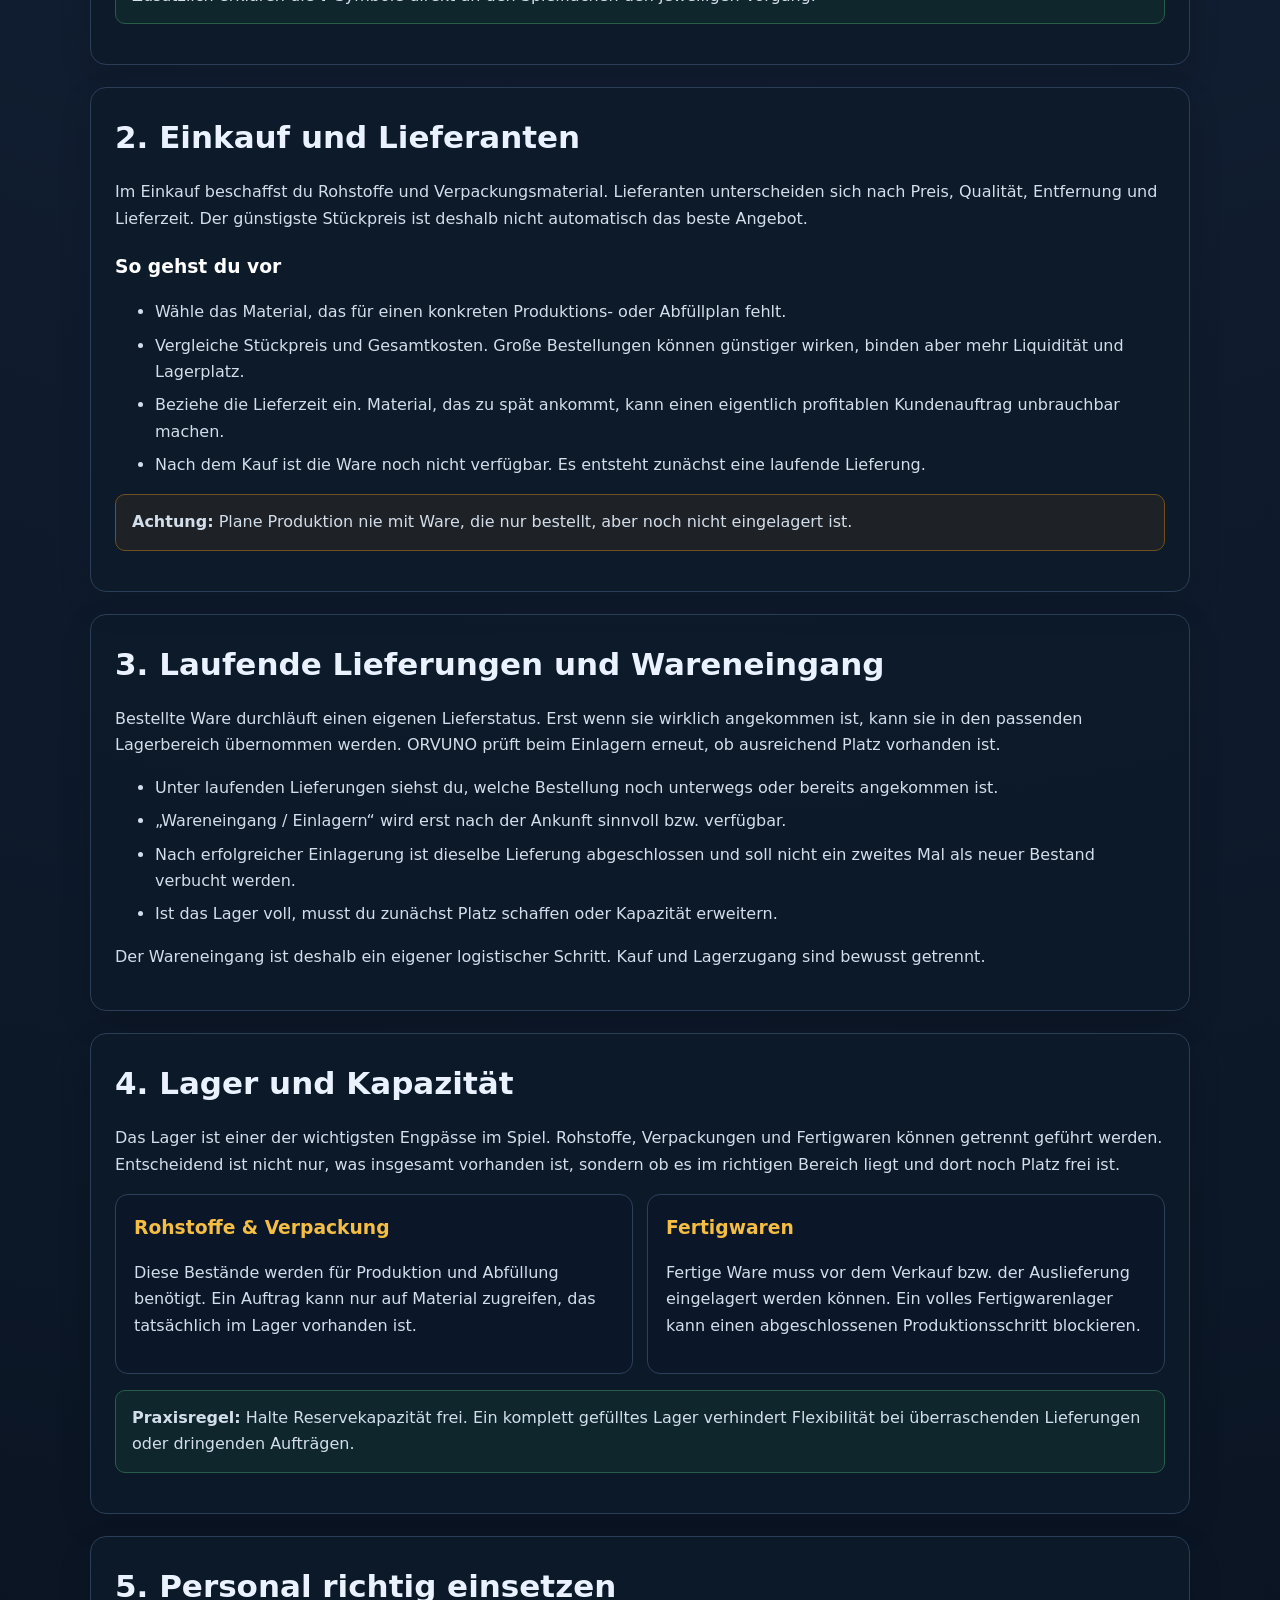
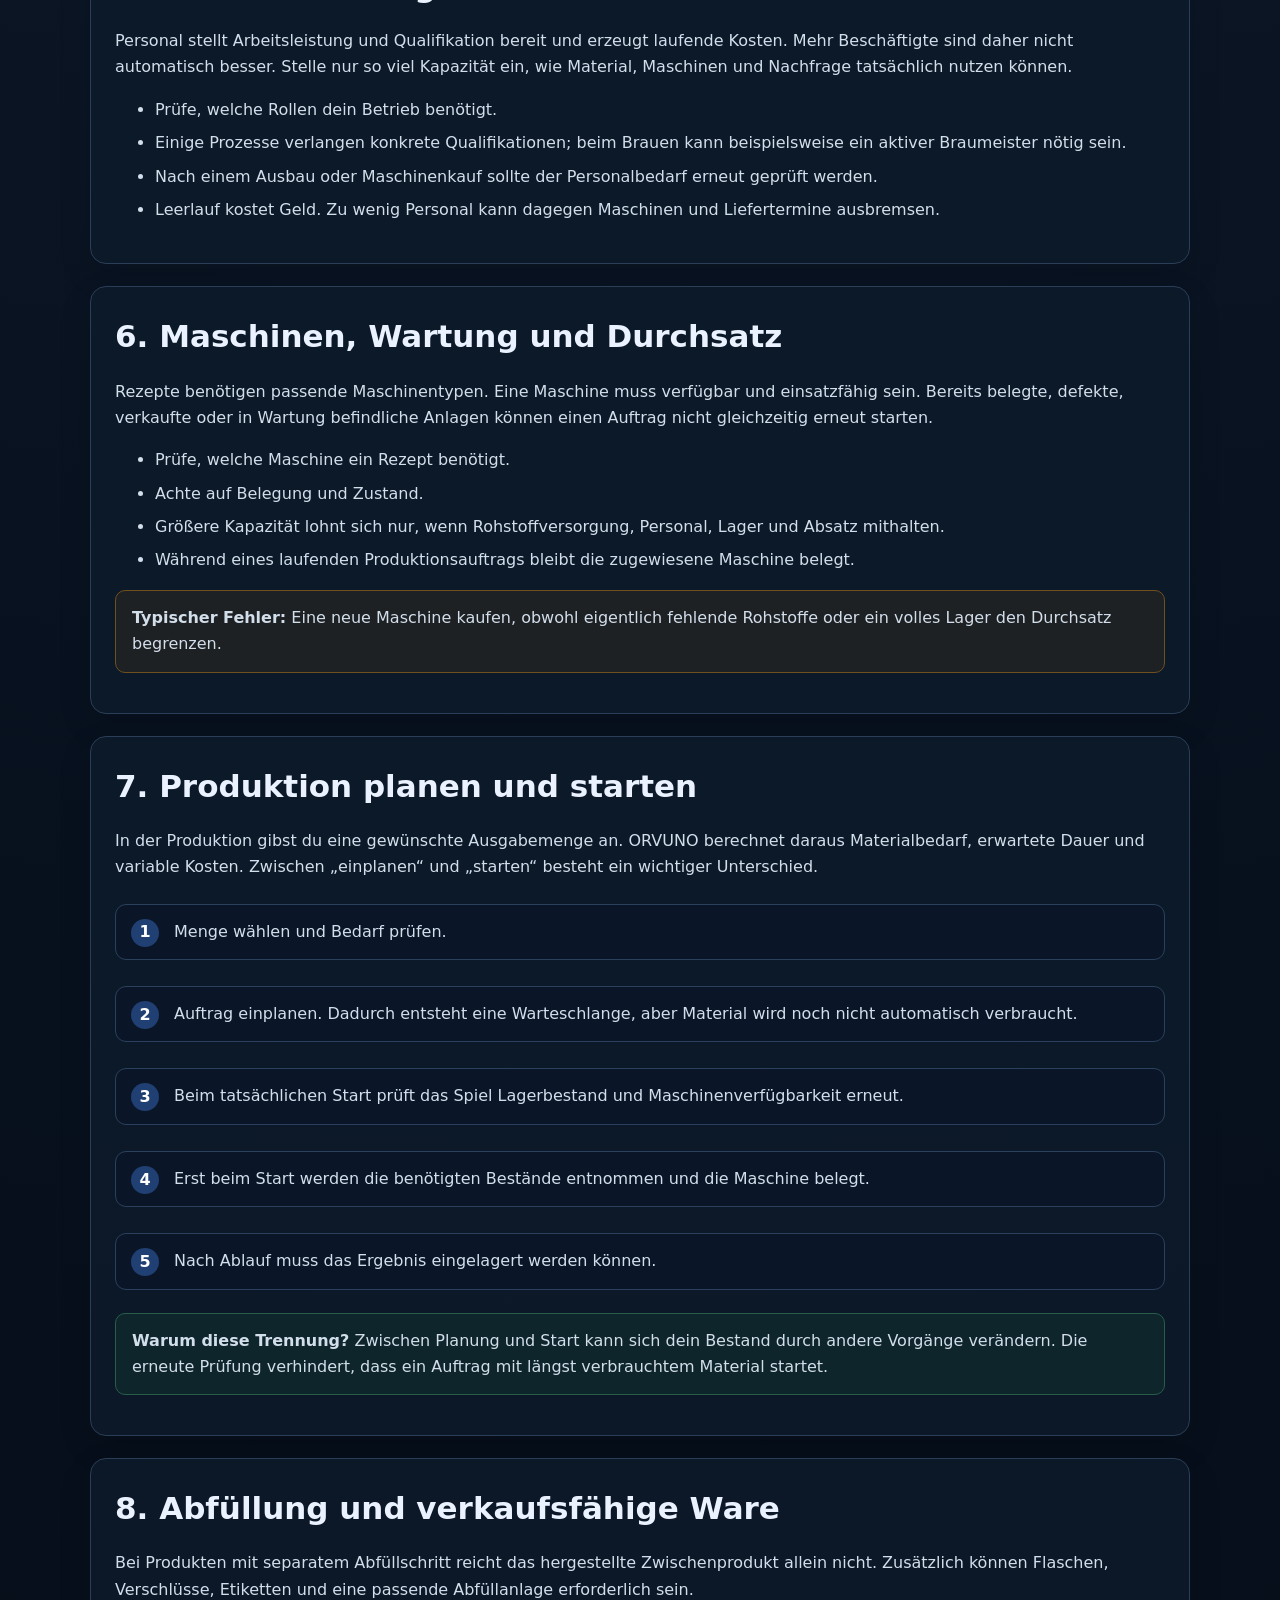
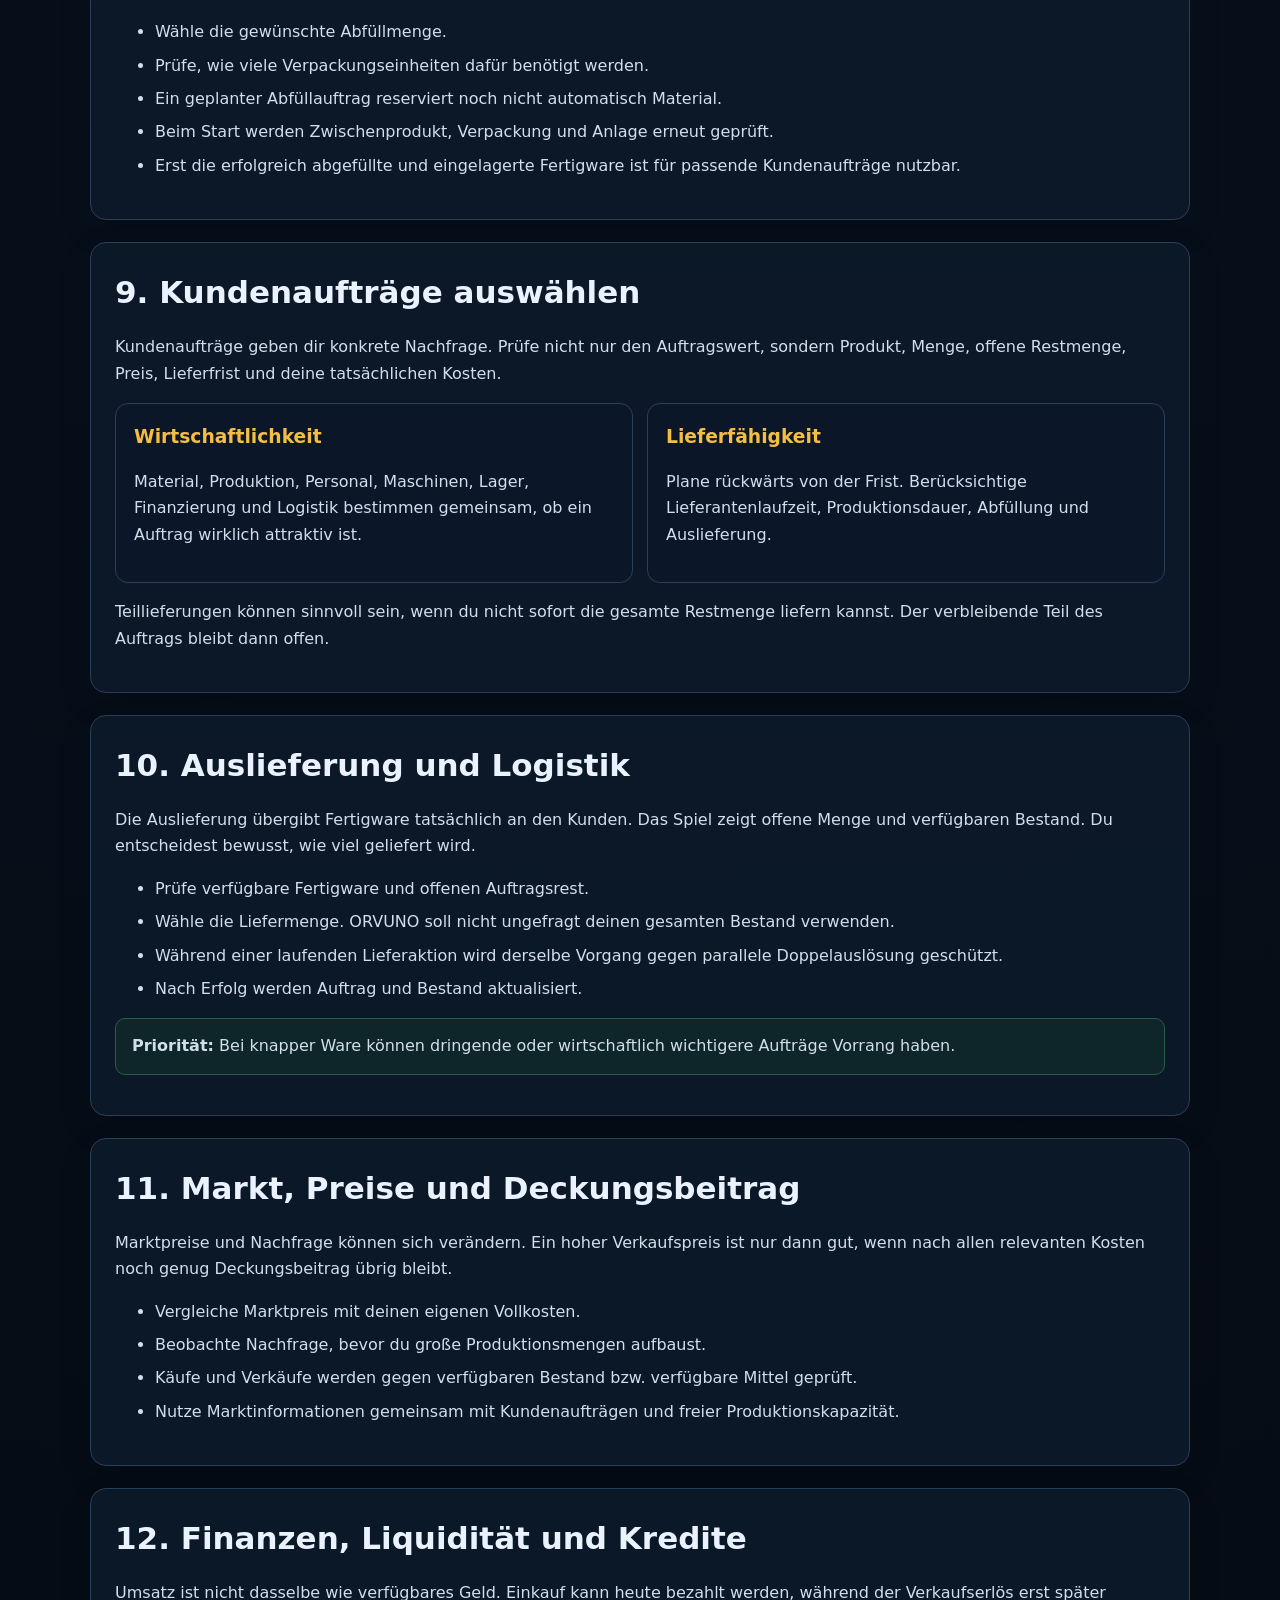
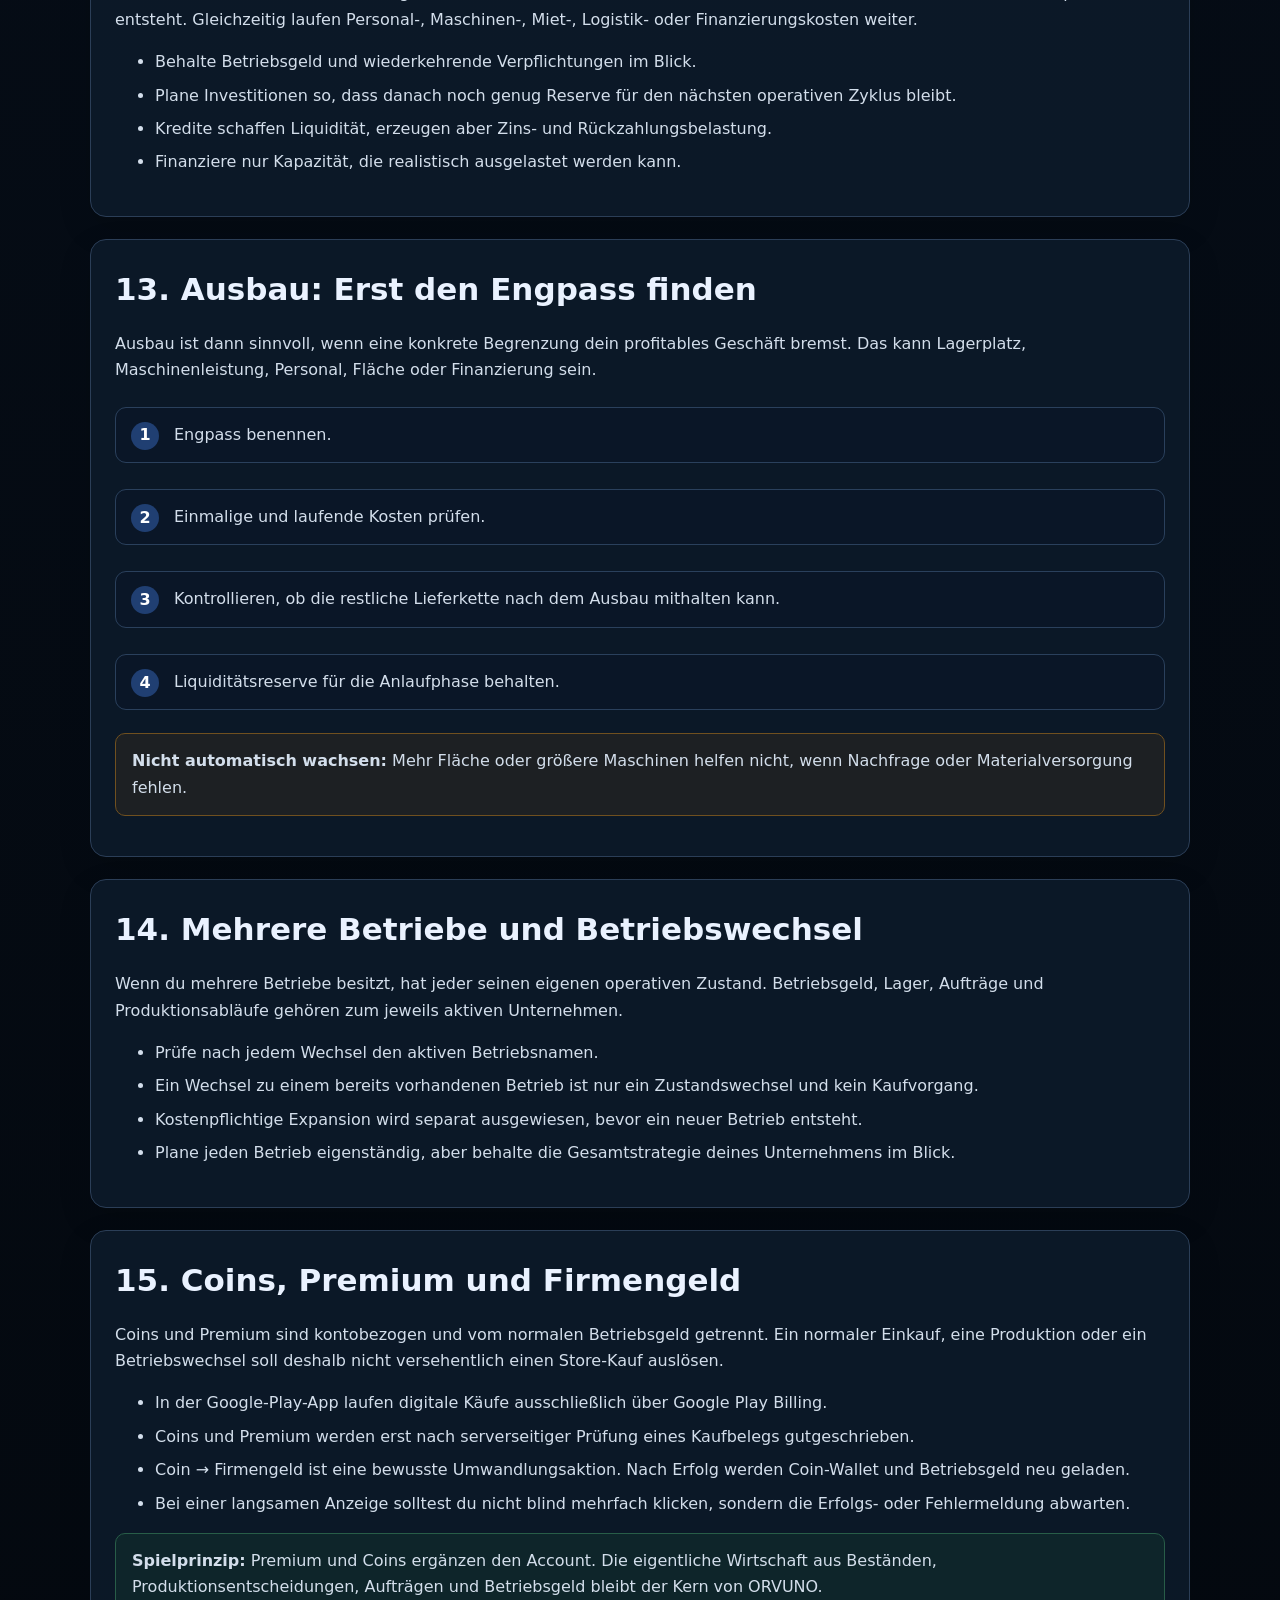
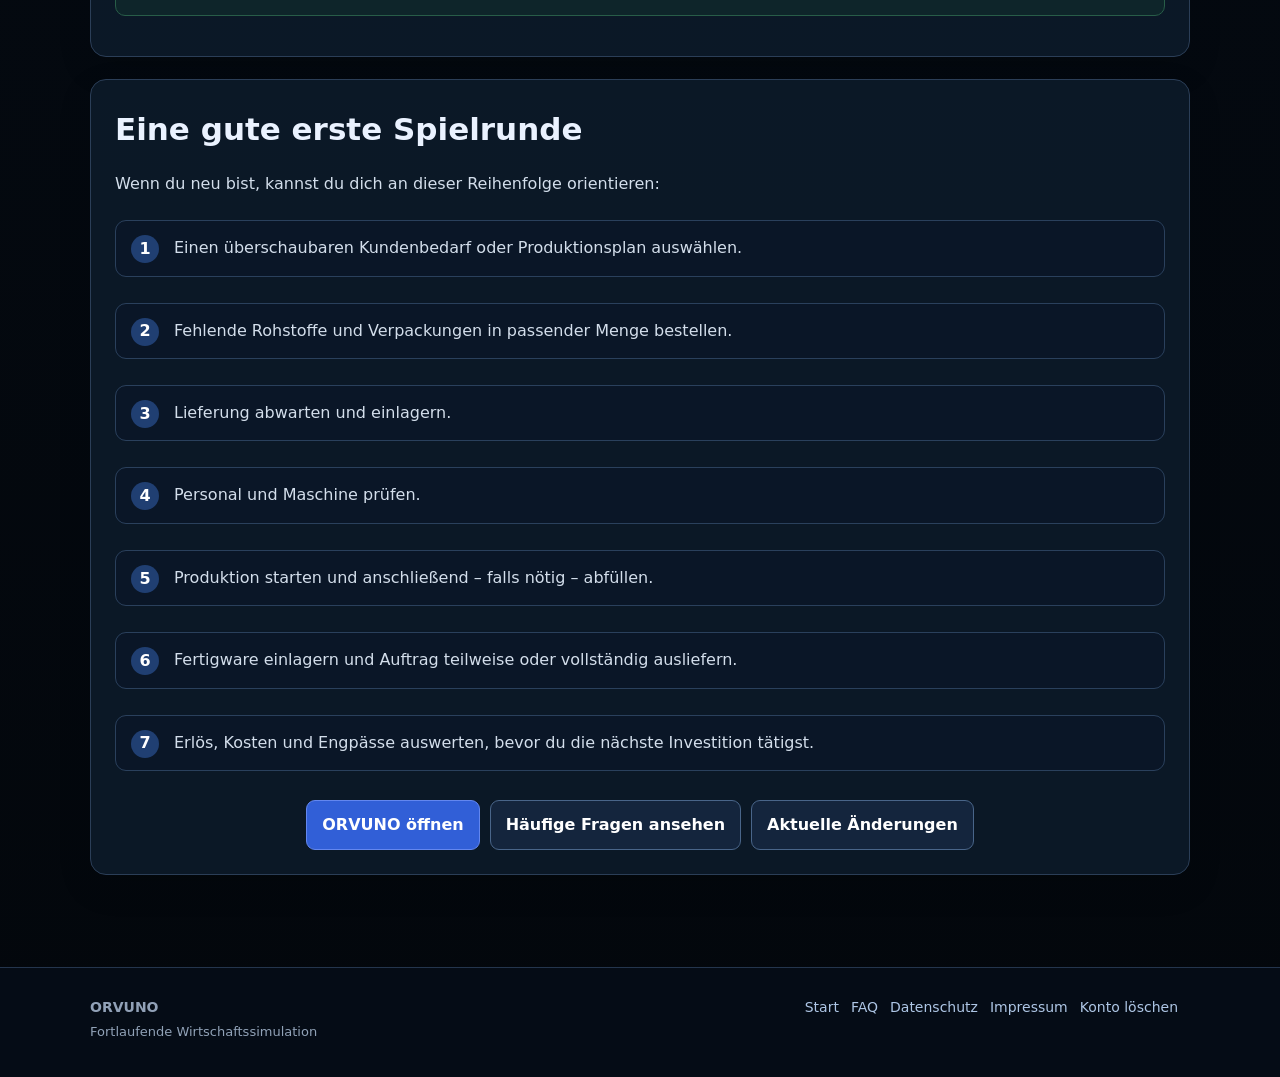
<file: spielanleitung.html>
<!doctype html>
<html lang="de">
<head>
  <meta charset="utf-8">
  <meta name="viewport" content="width=device-width,initial-scale=1,viewport-fit=cover">
  <meta name="theme-color" content="#07101d">
  <title>Spielanleitung – ORVUNO Wirtschaftssimulation</title>
  <meta name="description" content="Ausführliche ORVUNO-Spielanleitung: Einkauf, Lager, Personal, Maschinen, Produktion, Abfüllung, Kundenaufträge, Lieferung, Markt, Finanzen, Ausbau, Coins und Premium verständlich erklärt.">
  <meta name="google-adsense-account" content="ca-pub-5715415363963326">
  <link rel="stylesheet" href="/css/public-content.css">
  <script async src="https://pagead2.googlesyndication.com/pagead/js/adsbygoogle.js?client=ca-pub-5715415363963326" crossorigin="anonymous"></script>
</head>
<body>
<header class="sitebar"><div class="sitebar-inner"><a class="brand" href="/">ORVUNO <span>ECONOMY</span></a><nav class="nav" aria-label="Öffentliche Navigation"><a href="/spielanleitung.html" aria-current="page">Spielanleitung</a><a href="/faq.html">FAQ</a><a href="/aktuelles.html">Aktuelles</a><a href="/datenschutz.html">Datenschutz</a></nav></div></header>
<main class="wrap">
  <header class="hero">
    <div class="eyebrow">Vom ersten Einkauf bis zum Konzern</div>
    <h1>ORVUNO Spielanleitung</h1>
    <p class="lead">ORVUNO ist eine fortlaufende Wirtschaftssimulation. Du führst einen Betrieb nicht über einen einzelnen Produktionsknopf, sondern über eine zusammenhängende Kette aus Einkauf, Lager, Personal, Maschinen, Herstellung, Verkauf, Logistik und Finanzierung. Diese Anleitung erklärt den Ablauf so, dass du jederzeit weißt, was als Nächstes sinnvoll ist.</p>
    <div class="meta"><span class="pill">Für Web & Android</span><span class="pill">Einsteigerfreundlich</span><span class="pill">Stand: September 2026</span></div>
  </header>

  <div class="notice"><strong>Die wichtigste ORVUNO-Regel:</strong> Plane vom Kunden rückwärts. Frage zuerst, welche Ware in welcher Menge gebraucht wird. Prüfe dann Fertigwarenlager, Produktionszeit, Rohstoffe, Verpackungen, Personal, Maschinen und Lieferweg. So vermeidest du teure Leerläufe und unnötig gebundenes Kapital.</div>

  <nav class="toc" aria-label="Inhaltsverzeichnis"><strong>Direkt zu einem Bereich</strong><div class="toc-grid"><a href="#start">1. Spielstart</a><a href="#einkauf">2. Einkauf</a><a href="#wareneingang">3. Wareneingang</a><a href="#lager">4. Lager</a><a href="#personal">5. Personal</a><a href="#maschinen">6. Maschinen</a><a href="#produktion">7. Produktion</a><a href="#abfuellung">8. Abfüllung</a><a href="#auftraege">9. Kundenaufträge</a><a href="#lieferung">10. Lieferung</a><a href="#markt">11. Markt</a><a href="#finanzen">12. Finanzen</a><a href="#ausbau">13. Ausbau</a><a href="#betriebe">14. Betriebswechsel</a><a href="#coins">15. Coins & Premium</a></div></nav>

  <section class="section" id="start"><h2>1. Spielstart: So denkst du in ORVUNO</h2><p>Nach der Anmeldung wird dein gespeicherter Accountzustand geladen. Jeder Betrieb besitzt sein eigenes Betriebsgeld, Lager, Maschinen, Personal, Aufträge und operative Zustände. Dein Ziel ist nicht einfach maximaler Umsatz, sondern ein Unternehmen, das seine Kosten tragen, Liefertermine einhalten und sinnvoll wachsen kann.</p><ol class="steps"><li>Prüfe zuerst dein Betriebsgeld und freie Lagerkapazität.</li><li>Sieh nach, welche Kundenaufträge oder Marktchancen konkret Nachfrage erzeugen.</li><li>Berechne, welche Rohstoffe und Verpackungen für die benötigte Menge fehlen.</li><li>Plane Einkauf und Lieferzeit, bevor du Produktion versprichst.</li><li>Starte Produktion erst, wenn Personal, Maschinen, Material und späterer Lagerplatz zusammenpassen.</li></ol><p class="tip"><strong>Tipp:</strong> Das eingebaute Tutorial startet beim ersten Mal automatisch und kann später im Spielerprofil erneut geöffnet werden. Zusätzlich erklären die <strong>?</strong>-Symbole direkt an den Spielflächen den jeweiligen Vorgang.</p></section>

  <section class="section" id="einkauf"><h2>2. Einkauf und Lieferanten</h2><p>Im Einkauf beschaffst du Rohstoffe und Verpackungsmaterial. Lieferanten unterscheiden sich nach Preis, Qualität, Entfernung und Lieferzeit. Der günstigste Stückpreis ist deshalb nicht automatisch das beste Angebot.</p><h3>So gehst du vor</h3><ul><li>Wähle das Material, das für einen konkreten Produktions- oder Abfüllplan fehlt.</li><li>Vergleiche Stückpreis und Gesamtkosten. Große Bestellungen können günstiger wirken, binden aber mehr Liquidität und Lagerplatz.</li><li>Beziehe die Lieferzeit ein. Material, das zu spät ankommt, kann einen eigentlich profitablen Kundenauftrag unbrauchbar machen.</li><li>Nach dem Kauf ist die Ware noch nicht verfügbar. Es entsteht zunächst eine laufende Lieferung.</li></ul><p class="warning"><strong>Achtung:</strong> Plane Produktion nie mit Ware, die nur bestellt, aber noch nicht eingelagert ist.</p></section>

  <section class="section" id="wareneingang"><h2>3. Laufende Lieferungen und Wareneingang</h2><p>Bestellte Ware durchläuft einen eigenen Lieferstatus. Erst wenn sie wirklich angekommen ist, kann sie in den passenden Lagerbereich übernommen werden. ORVUNO prüft beim Einlagern erneut, ob ausreichend Platz vorhanden ist.</p><ul><li>Unter laufenden Lieferungen siehst du, welche Bestellung noch unterwegs oder bereits angekommen ist.</li><li>„Wareneingang / Einlagern“ wird erst nach der Ankunft sinnvoll bzw. verfügbar.</li><li>Nach erfolgreicher Einlagerung ist dieselbe Lieferung abgeschlossen und soll nicht ein zweites Mal als neuer Bestand verbucht werden.</li><li>Ist das Lager voll, musst du zunächst Platz schaffen oder Kapazität erweitern.</li></ul><p>Der Wareneingang ist deshalb ein eigener logistischer Schritt. Kauf und Lagerzugang sind bewusst getrennt.</p></section>

  <section class="section" id="lager"><h2>4. Lager und Kapazität</h2><p>Das Lager ist einer der wichtigsten Engpässe im Spiel. Rohstoffe, Verpackungen und Fertigwaren können getrennt geführt werden. Entscheidend ist nicht nur, was insgesamt vorhanden ist, sondern ob es im richtigen Bereich liegt und dort noch Platz frei ist.</p><div class="cards"><div class="card"><h3>Rohstoffe & Verpackung</h3><p>Diese Bestände werden für Produktion und Abfüllung benötigt. Ein Auftrag kann nur auf Material zugreifen, das tatsächlich im Lager vorhanden ist.</p></div><div class="card"><h3>Fertigwaren</h3><p>Fertige Ware muss vor dem Verkauf bzw. der Auslieferung eingelagert werden können. Ein volles Fertigwarenlager kann einen abgeschlossenen Produktionsschritt blockieren.</p></div></div><p class="tip"><strong>Praxisregel:</strong> Halte Reservekapazität frei. Ein komplett gefülltes Lager verhindert Flexibilität bei überraschenden Lieferungen oder dringenden Aufträgen.</p></section>

  <section class="section" id="personal"><h2>5. Personal richtig einsetzen</h2><p>Personal stellt Arbeitsleistung und Qualifikation bereit und erzeugt laufende Kosten. Mehr Beschäftigte sind daher nicht automatisch besser. Stelle nur so viel Kapazität ein, wie Material, Maschinen und Nachfrage tatsächlich nutzen können.</p><ul><li>Prüfe, welche Rollen dein Betrieb benötigt.</li><li>Einige Prozesse verlangen konkrete Qualifikationen; beim Brauen kann beispielsweise ein aktiver Braumeister nötig sein.</li><li>Nach einem Ausbau oder Maschinenkauf sollte der Personalbedarf erneut geprüft werden.</li><li>Leerlauf kostet Geld. Zu wenig Personal kann dagegen Maschinen und Liefertermine ausbremsen.</li></ul></section>

  <section class="section" id="maschinen"><h2>6. Maschinen, Wartung und Durchsatz</h2><p>Rezepte benötigen passende Maschinentypen. Eine Maschine muss verfügbar und einsatzfähig sein. Bereits belegte, defekte, verkaufte oder in Wartung befindliche Anlagen können einen Auftrag nicht gleichzeitig erneut starten.</p><ul><li>Prüfe, welche Maschine ein Rezept benötigt.</li><li>Achte auf Belegung und Zustand.</li><li>Größere Kapazität lohnt sich nur, wenn Rohstoffversorgung, Personal, Lager und Absatz mithalten.</li><li>Während eines laufenden Produktionsauftrags bleibt die zugewiesene Maschine belegt.</li></ul><p class="warning"><strong>Typischer Fehler:</strong> Eine neue Maschine kaufen, obwohl eigentlich fehlende Rohstoffe oder ein volles Lager den Durchsatz begrenzen.</p></section>

  <section class="section" id="produktion"><h2>7. Produktion planen und starten</h2><p>In der Produktion gibst du eine gewünschte Ausgabemenge an. ORVUNO berechnet daraus Materialbedarf, erwartete Dauer und variable Kosten. Zwischen „einplanen“ und „starten“ besteht ein wichtiger Unterschied.</p><ol class="steps"><li>Menge wählen und Bedarf prüfen.</li><li>Auftrag einplanen. Dadurch entsteht eine Warteschlange, aber Material wird noch nicht automatisch verbraucht.</li><li>Beim tatsächlichen Start prüft das Spiel Lagerbestand und Maschinenverfügbarkeit erneut.</li><li>Erst beim Start werden die benötigten Bestände entnommen und die Maschine belegt.</li><li>Nach Ablauf muss das Ergebnis eingelagert werden können.</li></ol><p class="tip"><strong>Warum diese Trennung?</strong> Zwischen Planung und Start kann sich dein Bestand durch andere Vorgänge verändern. Die erneute Prüfung verhindert, dass ein Auftrag mit längst verbrauchtem Material startet.</p></section>

  <section class="section" id="abfuellung"><h2>8. Abfüllung und verkaufsfähige Ware</h2><p>Bei Produkten mit separatem Abfüllschritt reicht das hergestellte Zwischenprodukt allein nicht. Zusätzlich können Flaschen, Verschlüsse, Etiketten und eine passende Abfüllanlage erforderlich sein.</p><ul><li>Wähle die gewünschte Abfüllmenge.</li><li>Prüfe, wie viele Verpackungseinheiten dafür benötigt werden.</li><li>Ein geplanter Abfüllauftrag reserviert noch nicht automatisch Material.</li><li>Beim Start werden Zwischenprodukt, Verpackung und Anlage erneut geprüft.</li><li>Erst die erfolgreich abgefüllte und eingelagerte Fertigware ist für passende Kundenaufträge nutzbar.</li></ul></section>

  <section class="section" id="auftraege"><h2>9. Kundenaufträge auswählen</h2><p>Kundenaufträge geben dir konkrete Nachfrage. Prüfe nicht nur den Auftragswert, sondern Produkt, Menge, offene Restmenge, Preis, Lieferfrist und deine tatsächlichen Kosten.</p><div class="cards"><div class="card"><h3>Wirtschaftlichkeit</h3><p>Material, Produktion, Personal, Maschinen, Lager, Finanzierung und Logistik bestimmen gemeinsam, ob ein Auftrag wirklich attraktiv ist.</p></div><div class="card"><h3>Lieferfähigkeit</h3><p>Plane rückwärts von der Frist. Berücksichtige Lieferantenlaufzeit, Produktionsdauer, Abfüllung und Auslieferung.</p></div></div><p>Teillieferungen können sinnvoll sein, wenn du nicht sofort die gesamte Restmenge liefern kannst. Der verbleibende Teil des Auftrags bleibt dann offen.</p></section>

  <section class="section" id="lieferung"><h2>10. Auslieferung und Logistik</h2><p>Die Auslieferung übergibt Fertigware tatsächlich an den Kunden. Das Spiel zeigt offene Menge und verfügbaren Bestand. Du entscheidest bewusst, wie viel geliefert wird.</p><ul><li>Prüfe verfügbare Fertigware und offenen Auftragsrest.</li><li>Wähle die Liefermenge. ORVUNO soll nicht ungefragt deinen gesamten Bestand verwenden.</li><li>Während einer laufenden Lieferaktion wird derselbe Vorgang gegen parallele Doppelauslösung geschützt.</li><li>Nach Erfolg werden Auftrag und Bestand aktualisiert.</li></ul><p class="tip"><strong>Priorität:</strong> Bei knapper Ware können dringende oder wirtschaftlich wichtigere Aufträge Vorrang haben.</p></section>

  <section class="section" id="markt"><h2>11. Markt, Preise und Deckungsbeitrag</h2><p>Marktpreise und Nachfrage können sich verändern. Ein hoher Verkaufspreis ist nur dann gut, wenn nach allen relevanten Kosten noch genug Deckungsbeitrag übrig bleibt.</p><ul><li>Vergleiche Marktpreis mit deinen eigenen Vollkosten.</li><li>Beobachte Nachfrage, bevor du große Produktionsmengen aufbaust.</li><li>Käufe und Verkäufe werden gegen verfügbaren Bestand bzw. verfügbare Mittel geprüft.</li><li>Nutze Marktinformationen gemeinsam mit Kundenaufträgen und freier Produktionskapazität.</li></ul></section>

  <section class="section" id="finanzen"><h2>12. Finanzen, Liquidität und Kredite</h2><p>Umsatz ist nicht dasselbe wie verfügbares Geld. Einkauf kann heute bezahlt werden, während der Verkaufserlös erst später entsteht. Gleichzeitig laufen Personal-, Maschinen-, Miet-, Logistik- oder Finanzierungskosten weiter.</p><ul><li>Behalte Betriebsgeld und wiederkehrende Verpflichtungen im Blick.</li><li>Plane Investitionen so, dass danach noch genug Reserve für den nächsten operativen Zyklus bleibt.</li><li>Kredite schaffen Liquidität, erzeugen aber Zins- und Rückzahlungsbelastung.</li><li>Finanziere nur Kapazität, die realistisch ausgelastet werden kann.</li></ul></section>

  <section class="section" id="ausbau"><h2>13. Ausbau: Erst den Engpass finden</h2><p>Ausbau ist dann sinnvoll, wenn eine konkrete Begrenzung dein profitables Geschäft bremst. Das kann Lagerplatz, Maschinenleistung, Personal, Fläche oder Finanzierung sein.</p><ol class="steps"><li>Engpass benennen.</li><li>Einmalige und laufende Kosten prüfen.</li><li>Kontrollieren, ob die restliche Lieferkette nach dem Ausbau mithalten kann.</li><li>Liquiditätsreserve für die Anlaufphase behalten.</li></ol><p class="warning"><strong>Nicht automatisch wachsen:</strong> Mehr Fläche oder größere Maschinen helfen nicht, wenn Nachfrage oder Materialversorgung fehlen.</p></section>

  <section class="section" id="betriebe"><h2>14. Mehrere Betriebe und Betriebswechsel</h2><p>Wenn du mehrere Betriebe besitzt, hat jeder seinen eigenen operativen Zustand. Betriebsgeld, Lager, Aufträge und Produktionsabläufe gehören zum jeweils aktiven Unternehmen.</p><ul><li>Prüfe nach jedem Wechsel den aktiven Betriebsnamen.</li><li>Ein Wechsel zu einem bereits vorhandenen Betrieb ist nur ein Zustandswechsel und kein Kaufvorgang.</li><li>Kostenpflichtige Expansion wird separat ausgewiesen, bevor ein neuer Betrieb entsteht.</li><li>Plane jeden Betrieb eigenständig, aber behalte die Gesamtstrategie deines Unternehmens im Blick.</li></ul></section>

  <section class="section" id="coins"><h2>15. Coins, Premium und Firmengeld</h2><p>Coins und Premium sind kontobezogen und vom normalen Betriebsgeld getrennt. Ein normaler Einkauf, eine Produktion oder ein Betriebswechsel soll deshalb nicht versehentlich einen Store-Kauf auslösen.</p><ul><li>In der Google-Play-App laufen digitale Käufe ausschließlich über Google Play Billing.</li><li>Coins und Premium werden erst nach serverseitiger Prüfung eines Kaufbelegs gutgeschrieben.</li><li>Coin → Firmengeld ist eine bewusste Umwandlungsaktion. Nach Erfolg werden Coin-Wallet und Betriebsgeld neu geladen.</li><li>Bei einer langsamen Anzeige solltest du nicht blind mehrfach klicken, sondern die Erfolgs- oder Fehlermeldung abwarten.</li></ul><p class="tip"><strong>Spielprinzip:</strong> Premium und Coins ergänzen den Account. Die eigentliche Wirtschaft aus Beständen, Produktionsentscheidungen, Aufträgen und Betriebsgeld bleibt der Kern von ORVUNO.</p></section>

  <section class="section"><h2>Eine gute erste Spielrunde</h2><p>Wenn du neu bist, kannst du dich an dieser Reihenfolge orientieren:</p><ol class="steps"><li>Einen überschaubaren Kundenbedarf oder Produktionsplan auswählen.</li><li>Fehlende Rohstoffe und Verpackungen in passender Menge bestellen.</li><li>Lieferung abwarten und einlagern.</li><li>Personal und Maschine prüfen.</li><li>Produktion starten und anschließend – falls nötig – abfüllen.</li><li>Fertigware einlagern und Auftrag teilweise oder vollständig ausliefern.</li><li>Erlös, Kosten und Engpässe auswerten, bevor du die nächste Investition tätigst.</li></ol><div class="cta-row"><a class="cta primary" href="/">ORVUNO öffnen</a><a class="cta" href="/faq.html">Häufige Fragen ansehen</a><a class="cta" href="/aktuelles.html">Aktuelle Änderungen</a></div></section>
</main>
<footer class="public-footer"><div class="public-footer-inner"><div><strong>ORVUNO</strong><br><span class="small">Fortlaufende Wirtschaftssimulation</span></div><div><a href="/">Start</a><a href="/faq.html">FAQ</a><a href="/datenschutz.html">Datenschutz</a><a href="/impressum.html">Impressum</a><a href="/konto-loeschen.html">Konto löschen</a></div></div></footer>
</body>
</html>
</file>
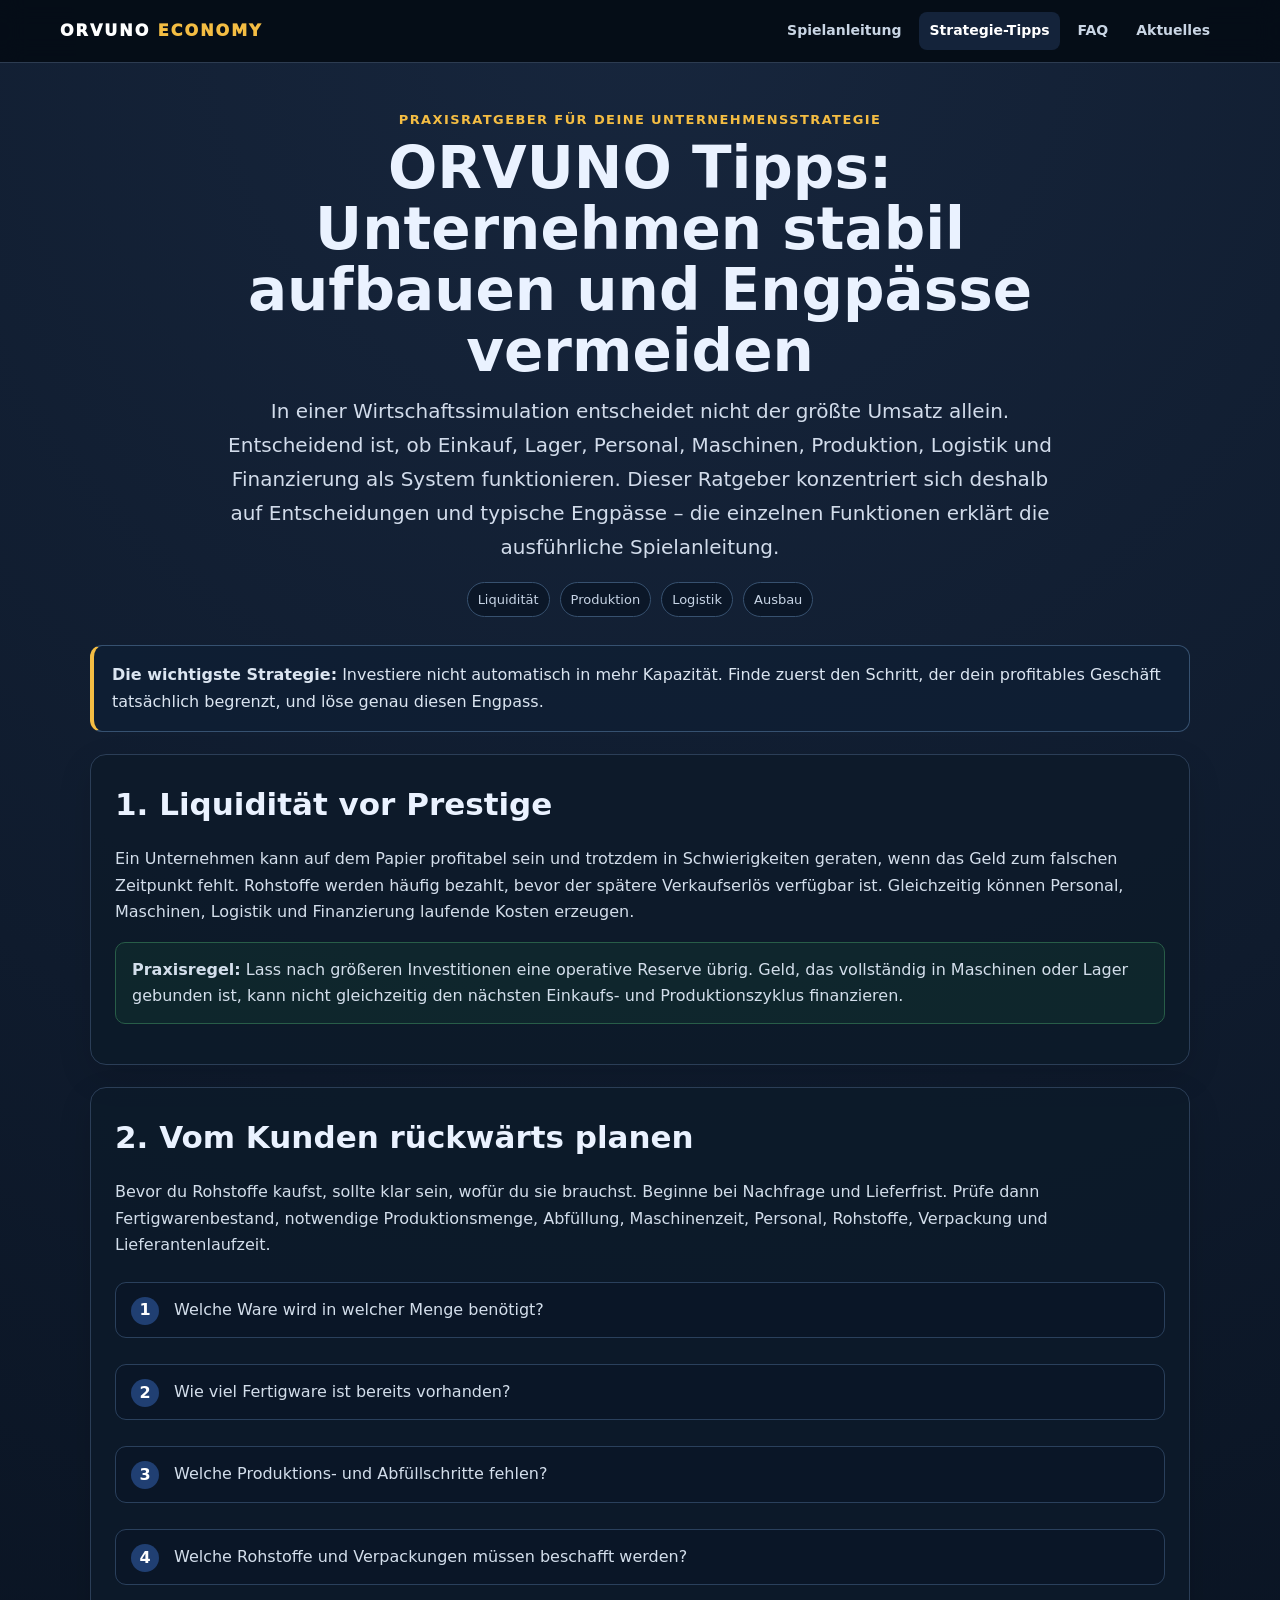
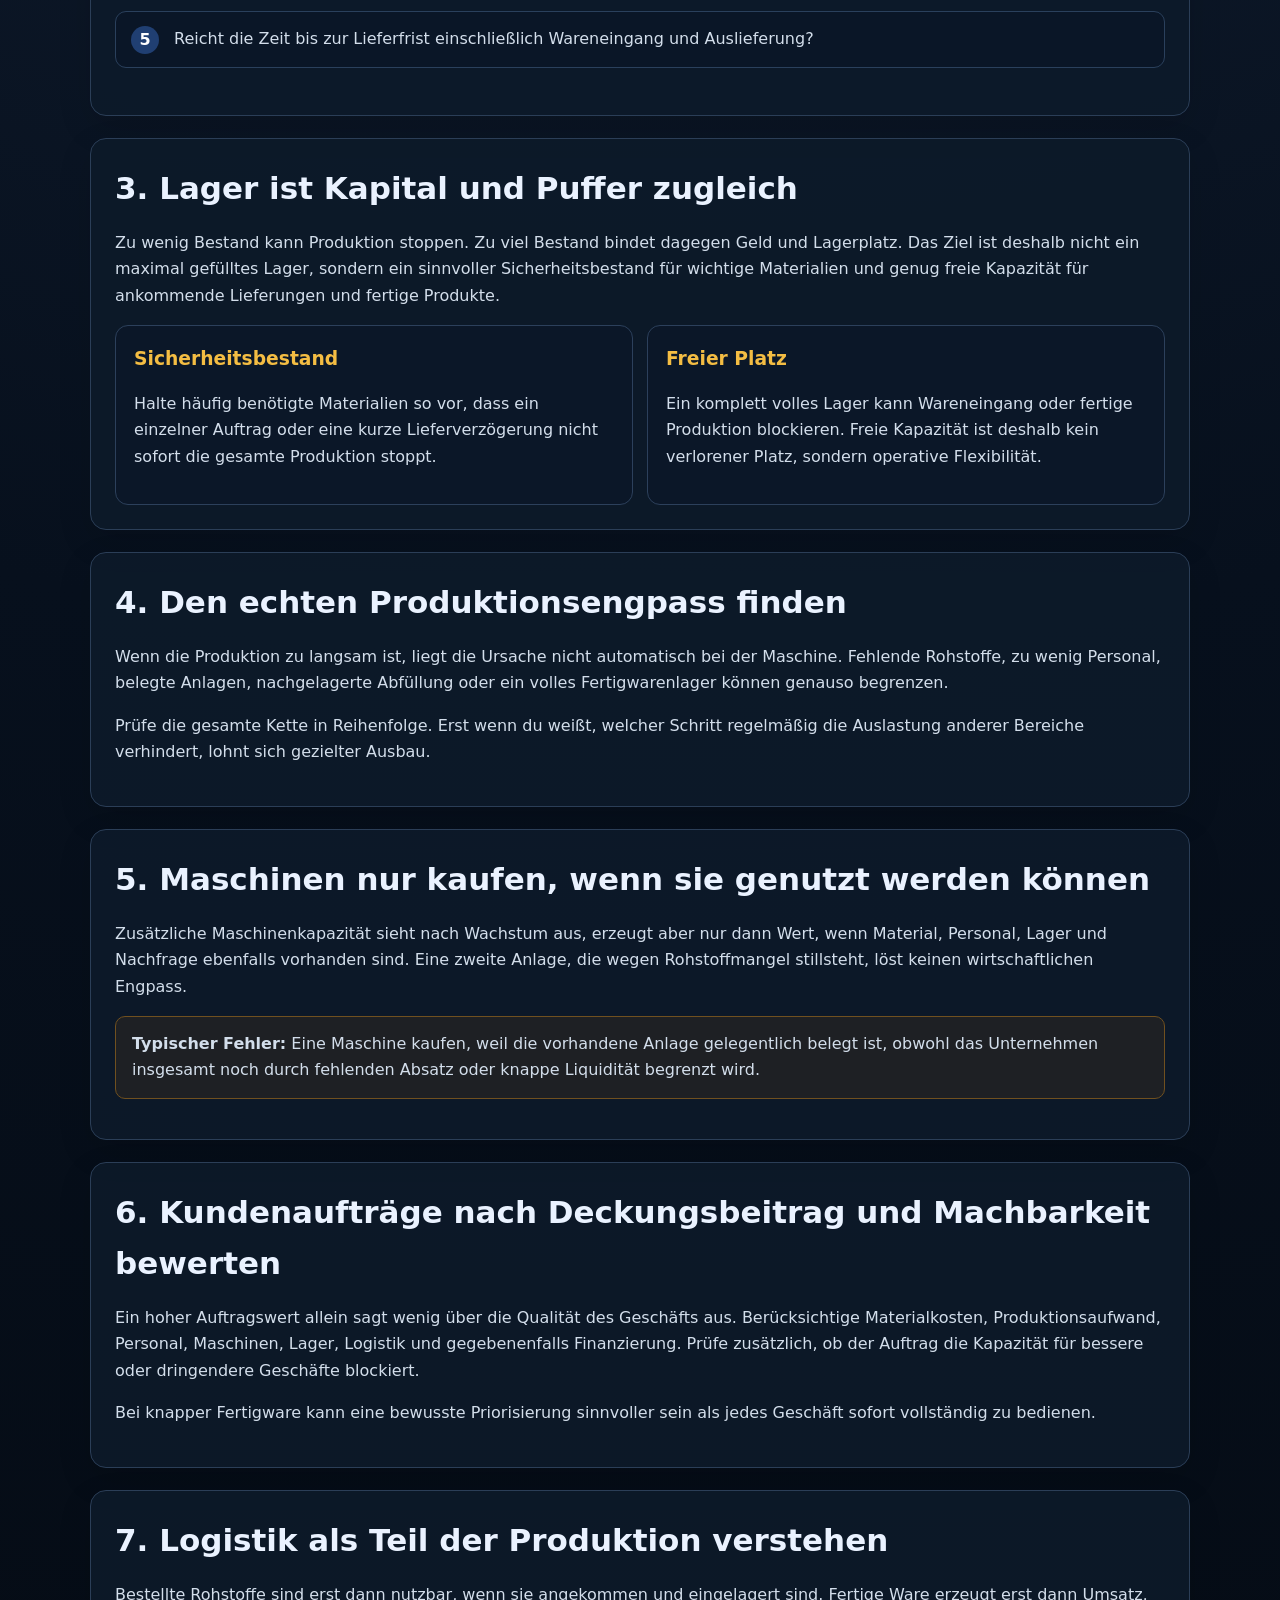
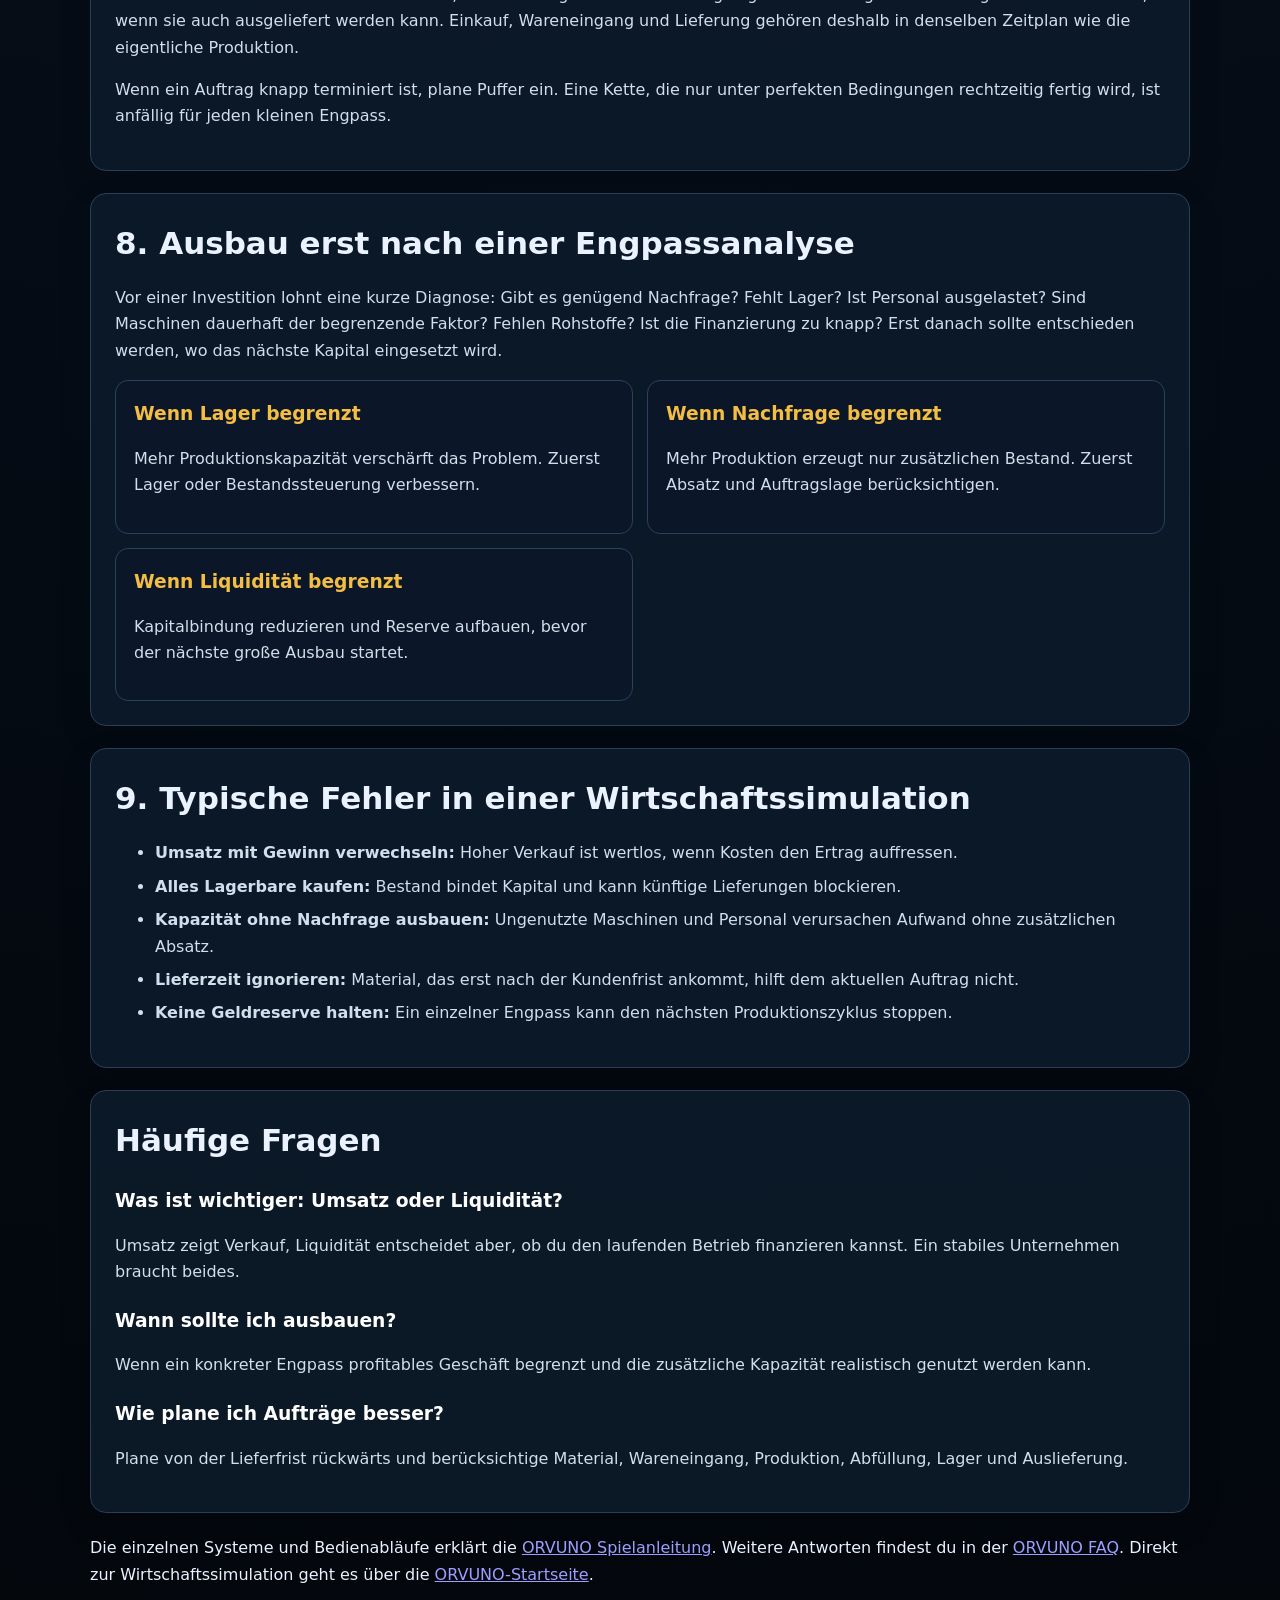
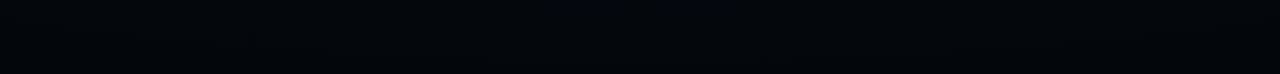
<file: wirtschaftssimulation-tipps.html>
<!doctype html>
<html lang="de"><head><meta charset="utf-8"><meta name="viewport" content="width=device-width,initial-scale=1,viewport-fit=cover"><meta name="theme-color" content="#07101d"><title>Wirtschaftssimulation Tipps: ORVUNO Unternehmen aufbauen</title><meta name="description" content="ORVUNO-Tipps für Liquidität, Lager, Produktion, Logistik, Kundenaufträge und Ausbau. So führst du dein Unternehmen in der Wirtschaftssimulation stabil zum Wachstum."><meta name="robots" content="index,follow,max-image-preview:large,max-snippet:-1"><link rel="canonical" href="https://www.orvuno.de/wirtschaftssimulation-tipps.html"><link rel="stylesheet" href="/css/public-content.css"><meta property="og:type" content="article"><meta property="og:locale" content="de_DE"><meta property="og:title" content="Wirtschaftssimulation Tipps: ORVUNO Unternehmen aufbauen"><meta property="og:description" content="Praxisratgeber für Liquidität, Lager, Produktion, Logistik, Aufträge und Ausbau in ORVUNO."><meta property="og:url" content="https://www.orvuno.de/wirtschaftssimulation-tipps.html"><script type="application/ld+json">{"@context":"https://schema.org","@graph":[{"@type":"Article","headline":"Wirtschaftssimulation Tipps: ORVUNO Unternehmen aufbauen","inLanguage":"de","mainEntityOfPage":"https://www.orvuno.de/wirtschaftssimulation-tipps.html","publisher":{"@type":"Organization","name":"Nadena Games","url":"https://www.nadena-games.de/"}},{"@type":"BreadcrumbList","itemListElement":[{"@type":"ListItem","position":1,"name":"ORVUNO","item":"https://www.orvuno.de/"},{"@type":"ListItem","position":2,"name":"Wirtschaftssimulation Tipps","item":"https://www.orvuno.de/wirtschaftssimulation-tipps.html"}]},{"@type":"FAQPage","mainEntity":[{"@type":"Question","name":"Was ist in ORVUNO wichtiger: Umsatz oder Liquidität?","acceptedAnswer":{"@type":"Answer","text":"Beides ist wichtig, aber ohne ausreichende Liquidität kannst du Rohstoffe, Personal und laufende Kosten nicht zuverlässig finanzieren. Plane deshalb mit Geldreserve statt nur mit Umsatz."}},{"@type":"Question","name":"Wann sollte ich in ORVUNO ausbauen?","acceptedAnswer":{"@type":"Answer","text":"Wenn ein konkreter Engpass profitables Geschäft begrenzt. Prüfe zuerst Lager, Personal, Maschinen, Rohstoffe und Absatz, bevor du neue Kapazität kaufst."}},{"@type":"Question","name":"Wie plane ich Kundenaufträge besser?","acceptedAnswer":{"@type":"Answer","text":"Plane von der Lieferfrist rückwärts und berücksichtige Materialbeschaffung, Wareneingang, Produktion, Abfüllung, Lager und Auslieferung."}}]}]}</script></head>
<body><header class="sitebar"><div class="sitebar-inner"><a class="brand" href="/">ORVUNO <span>ECONOMY</span></a><nav class="nav" aria-label="Öffentliche Navigation"><a href="/spielanleitung.html">Spielanleitung</a><a href="/wirtschaftssimulation-tipps.html" aria-current="page">Strategie-Tipps</a><a href="/faq.html">FAQ</a><a href="/aktuelles.html">Aktuelles</a></nav></div></header><main class="wrap"><header class="hero"><div class="eyebrow">Praxisratgeber für deine Unternehmensstrategie</div><h1>ORVUNO Tipps: Unternehmen stabil aufbauen und Engpässe vermeiden</h1><p class="lead">In einer Wirtschaftssimulation entscheidet nicht der größte Umsatz allein. Entscheidend ist, ob Einkauf, Lager, Personal, Maschinen, Produktion, Logistik und Finanzierung als System funktionieren. Dieser Ratgeber konzentriert sich deshalb auf Entscheidungen und typische Engpässe – die einzelnen Funktionen erklärt die ausführliche Spielanleitung.</p><div class="meta"><span class="pill">Liquidität</span><span class="pill">Produktion</span><span class="pill">Logistik</span><span class="pill">Ausbau</span></div></header>
<div class="notice"><strong>Die wichtigste Strategie:</strong> Investiere nicht automatisch in mehr Kapazität. Finde zuerst den Schritt, der dein profitables Geschäft tatsächlich begrenzt, und löse genau diesen Engpass.</div>
<section class="section"><h2>1. Liquidität vor Prestige</h2><p>Ein Unternehmen kann auf dem Papier profitabel sein und trotzdem in Schwierigkeiten geraten, wenn das Geld zum falschen Zeitpunkt fehlt. Rohstoffe werden häufig bezahlt, bevor der spätere Verkaufserlös verfügbar ist. Gleichzeitig können Personal, Maschinen, Logistik und Finanzierung laufende Kosten erzeugen.</p><p class="tip"><strong>Praxisregel:</strong> Lass nach größeren Investitionen eine operative Reserve übrig. Geld, das vollständig in Maschinen oder Lager gebunden ist, kann nicht gleichzeitig den nächsten Einkaufs- und Produktionszyklus finanzieren.</p></section>
<section class="section"><h2>2. Vom Kunden rückwärts planen</h2><p>Bevor du Rohstoffe kaufst, sollte klar sein, wofür du sie brauchst. Beginne bei Nachfrage und Lieferfrist. Prüfe dann Fertigwarenbestand, notwendige Produktionsmenge, Abfüllung, Maschinenzeit, Personal, Rohstoffe, Verpackung und Lieferantenlaufzeit.</p><ol class="steps"><li>Welche Ware wird in welcher Menge benötigt?</li><li>Wie viel Fertigware ist bereits vorhanden?</li><li>Welche Produktions- und Abfüllschritte fehlen?</li><li>Welche Rohstoffe und Verpackungen müssen beschafft werden?</li><li>Reicht die Zeit bis zur Lieferfrist einschließlich Wareneingang und Auslieferung?</li></ol></section>
<section class="section"><h2>3. Lager ist Kapital und Puffer zugleich</h2><p>Zu wenig Bestand kann Produktion stoppen. Zu viel Bestand bindet dagegen Geld und Lagerplatz. Das Ziel ist deshalb nicht ein maximal gefülltes Lager, sondern ein sinnvoller Sicherheitsbestand für wichtige Materialien und genug freie Kapazität für ankommende Lieferungen und fertige Produkte.</p><div class="cards"><div class="card"><h3>Sicherheitsbestand</h3><p>Halte häufig benötigte Materialien so vor, dass ein einzelner Auftrag oder eine kurze Lieferverzögerung nicht sofort die gesamte Produktion stoppt.</p></div><div class="card"><h3>Freier Platz</h3><p>Ein komplett volles Lager kann Wareneingang oder fertige Produktion blockieren. Freie Kapazität ist deshalb kein verlorener Platz, sondern operative Flexibilität.</p></div></div></section>
<section class="section"><h2>4. Den echten Produktionsengpass finden</h2><p>Wenn die Produktion zu langsam ist, liegt die Ursache nicht automatisch bei der Maschine. Fehlende Rohstoffe, zu wenig Personal, belegte Anlagen, nachgelagerte Abfüllung oder ein volles Fertigwarenlager können genauso begrenzen.</p><p>Prüfe die gesamte Kette in Reihenfolge. Erst wenn du weißt, welcher Schritt regelmäßig die Auslastung anderer Bereiche verhindert, lohnt sich gezielter Ausbau.</p></section>
<section class="section"><h2>5. Maschinen nur kaufen, wenn sie genutzt werden können</h2><p>Zusätzliche Maschinenkapazität sieht nach Wachstum aus, erzeugt aber nur dann Wert, wenn Material, Personal, Lager und Nachfrage ebenfalls vorhanden sind. Eine zweite Anlage, die wegen Rohstoffmangel stillsteht, löst keinen wirtschaftlichen Engpass.</p><p class="warning"><strong>Typischer Fehler:</strong> Eine Maschine kaufen, weil die vorhandene Anlage gelegentlich belegt ist, obwohl das Unternehmen insgesamt noch durch fehlenden Absatz oder knappe Liquidität begrenzt wird.</p></section>
<section class="section"><h2>6. Kundenaufträge nach Deckungsbeitrag und Machbarkeit bewerten</h2><p>Ein hoher Auftragswert allein sagt wenig über die Qualität des Geschäfts aus. Berücksichtige Materialkosten, Produktionsaufwand, Personal, Maschinen, Lager, Logistik und gegebenenfalls Finanzierung. Prüfe zusätzlich, ob der Auftrag die Kapazität für bessere oder dringendere Geschäfte blockiert.</p><p>Bei knapper Fertigware kann eine bewusste Priorisierung sinnvoller sein als jedes Geschäft sofort vollständig zu bedienen.</p></section>
<section class="section"><h2>7. Logistik als Teil der Produktion verstehen</h2><p>Bestellte Rohstoffe sind erst dann nutzbar, wenn sie angekommen und eingelagert sind. Fertige Ware erzeugt erst dann Umsatz, wenn sie auch ausgeliefert werden kann. Einkauf, Wareneingang und Lieferung gehören deshalb in denselben Zeitplan wie die eigentliche Produktion.</p><p>Wenn ein Auftrag knapp terminiert ist, plane Puffer ein. Eine Kette, die nur unter perfekten Bedingungen rechtzeitig fertig wird, ist anfällig für jeden kleinen Engpass.</p></section>
<section class="section"><h2>8. Ausbau erst nach einer Engpassanalyse</h2><p>Vor einer Investition lohnt eine kurze Diagnose: Gibt es genügend Nachfrage? Fehlt Lager? Ist Personal ausgelastet? Sind Maschinen dauerhaft der begrenzende Faktor? Fehlen Rohstoffe? Ist die Finanzierung zu knapp? Erst danach sollte entschieden werden, wo das nächste Kapital eingesetzt wird.</p><div class="cards"><div class="card"><h3>Wenn Lager begrenzt</h3><p>Mehr Produktionskapazität verschärft das Problem. Zuerst Lager oder Bestandssteuerung verbessern.</p></div><div class="card"><h3>Wenn Nachfrage begrenzt</h3><p>Mehr Produktion erzeugt nur zusätzlichen Bestand. Zuerst Absatz und Auftragslage berücksichtigen.</p></div><div class="card"><h3>Wenn Liquidität begrenzt</h3><p>Kapitalbindung reduzieren und Reserve aufbauen, bevor der nächste große Ausbau startet.</p></div></div></section>
<section class="section"><h2>9. Typische Fehler in einer Wirtschaftssimulation</h2><ul><li><strong>Umsatz mit Gewinn verwechseln:</strong> Hoher Verkauf ist wertlos, wenn Kosten den Ertrag auffressen.</li><li><strong>Alles Lagerbare kaufen:</strong> Bestand bindet Kapital und kann künftige Lieferungen blockieren.</li><li><strong>Kapazität ohne Nachfrage ausbauen:</strong> Ungenutzte Maschinen und Personal verursachen Aufwand ohne zusätzlichen Absatz.</li><li><strong>Lieferzeit ignorieren:</strong> Material, das erst nach der Kundenfrist ankommt, hilft dem aktuellen Auftrag nicht.</li><li><strong>Keine Geldreserve halten:</strong> Ein einzelner Engpass kann den nächsten Produktionszyklus stoppen.</li></ul></section>
<section class="section"><h2>Häufige Fragen</h2><h3>Was ist wichtiger: Umsatz oder Liquidität?</h3><p>Umsatz zeigt Verkauf, Liquidität entscheidet aber, ob du den laufenden Betrieb finanzieren kannst. Ein stabiles Unternehmen braucht beides.</p><h3>Wann sollte ich ausbauen?</h3><p>Wenn ein konkreter Engpass profitables Geschäft begrenzt und die zusätzliche Kapazität realistisch genutzt werden kann.</p><h3>Wie plane ich Aufträge besser?</h3><p>Plane von der Lieferfrist rückwärts und berücksichtige Material, Wareneingang, Produktion, Abfüllung, Lager und Auslieferung.</p></section>
<p>Die einzelnen Systeme und Bedienabläufe erklärt die <a href="/spielanleitung.html">ORVUNO Spielanleitung</a>. Weitere Antworten findest du in der <a href="/faq.html">ORVUNO FAQ</a>. Direkt zur Wirtschaftssimulation geht es über die <a href="/">ORVUNO-Startseite</a>.</p></main></body></html>
</file>
<file: css/public-content.css>
:root{color-scheme:dark;--bg:#07101d;--panel:#0d1a2a;--panel2:#101d30;--line:#2b3e57;--text:#eaf2ff;--muted:#afbdd0;--accent:#f4bd43;--link:#78b7ff;--good:#69d998}*{box-sizing:border-box}html{scroll-behavior:smooth}body{margin:0;background:radial-gradient(circle at 50% 0,#17263d 0,#07101d 46%,#03070c 100%);color:var(--text);font:16px/1.65 system-ui,-apple-system,BlinkMacSystemFont,"Segoe UI",sans-serif}.sitebar{position:sticky;top:0;z-index:20;border-bottom:1px solid rgba(57,75,99,.78);background:rgba(5,12,22,.94);backdrop-filter:blur(12px)}.sitebar-inner{width:min(1160px,calc(100% - 32px));margin:auto;min-height:62px;display:flex;align-items:center;justify-content:space-between;gap:18px}.brand{color:#fff;text-decoration:none;font-weight:950;letter-spacing:2px}.brand span{color:var(--accent)}.nav{display:flex;gap:8px;flex-wrap:wrap;justify-content:flex-end}.nav a{color:#c9d5e4;text-decoration:none;padding:7px 10px;border-radius:8px;font-size:14px;font-weight:700}.nav a:hover,.nav a:focus-visible,.nav a[aria-current="page"]{background:#14233a;color:#fff;outline:none}.wrap{width:min(1100px,calc(100% - 36px));margin:0 auto;padding:46px 0 70px}.hero{max-width:900px;margin:0 auto 28px;text-align:center}.eyebrow{color:var(--accent);font-weight:900;letter-spacing:1.4px;text-transform:uppercase;font-size:13px}.hero h1{margin:8px 0 12px;font-size:clamp(34px,6vw,58px);line-height:1.05}.lead{max-width:840px;margin:0 auto;color:#d2dceb;font-size:clamp(17px,2.3vw,20px);line-height:1.7}.notice{margin:22px 0;padding:16px 18px;border:1px solid #365170;border-left:4px solid var(--accent);border-radius:12px;background:rgba(14,31,52,.86);color:#dbe5f1}.toc{margin:26px 0;padding:20px;border:1px solid var(--line);border-radius:14px;background:rgba(13,26,42,.85)}.toc strong{display:block;margin-bottom:8px}.toc-grid{display:grid;grid-template-columns:repeat(3,minmax(0,1fr));gap:8px}.toc a{color:var(--link);text-decoration:none;padding:7px 9px;border-radius:7px;background:#0a1525}.toc a:hover{text-decoration:underline}.section{margin:22px 0;padding:24px;border:1px solid var(--line);border-radius:16px;background:rgba(13,26,42,.9);box-shadow:0 12px 34px rgba(0,0,0,.12)}.section h2{margin:0 0 12px;font-size:clamp(23px,4vw,31px)}.section h3{margin:20px 0 8px;color:#fff}.section p{color:#d3deeb}.section li{margin:7px 0;color:#d3deeb}.steps{counter-reset:step;display:grid;gap:12px;padding:0;list-style:none}.steps li{counter-increment:step;padding:14px 16px 14px 58px;position:relative;border:1px solid #2a405c;border-radius:11px;background:#0a1627}.steps li::before{content:counter(step);position:absolute;left:15px;top:14px;width:28px;height:28px;display:grid;place-items:center;border-radius:50%;background:#203f72;color:#fff;font-weight:900}.cards{display:grid;grid-template-columns:repeat(2,minmax(0,1fr));gap:14px}.card{padding:18px;border:1px solid #2c405b;border-radius:13px;background:#0b1728}.card h3{margin:0 0 7px;color:var(--accent)}.tip{padding:14px 16px;border-radius:10px;background:rgba(25,81,57,.22);border:1px solid #285d48;color:#dff7ea}.warning{padding:14px 16px;border-radius:10px;background:rgba(112,68,19,.18);border:1px solid #70501f;color:#f2dfbb}.faq-group{margin:24px 0}.faq-group>h2{margin-bottom:12px}.faq{border:1px solid var(--line);border-radius:12px;background:rgba(13,26,42,.92);overflow:hidden;margin:10px 0}.faq summary{cursor:pointer;padding:16px 18px;font-weight:850;color:#fff;list-style:none}.faq summary::-webkit-details-marker{display:none}.faq summary::after{content:"+";float:right;color:var(--accent);font-size:22px;line-height:1}.faq[open] summary::after{content:"–"}.faq .answer{padding:0 18px 17px;color:#d3deeb}.faq .answer p{margin:8px 0}.meta{display:flex;gap:10px;justify-content:center;flex-wrap:wrap;margin-top:18px}.pill{padding:6px 10px;border:1px solid #37516f;border-radius:999px;background:#0b1728;color:#c7d4e5;font-size:13px}.update{padding:19px 20px;border-left:4px solid #3f73cf;background:#0b1728;border-radius:10px;margin:14px 0}.update time{display:block;color:#93a8c1;font-size:13px;font-weight:700}.update h3{margin:5px 0}.public-footer{border-top:1px solid #24354d;background:#050c16}.public-footer-inner{width:min(1100px,calc(100% - 36px));margin:auto;padding:28px 0 34px;display:flex;justify-content:space-between;gap:20px;flex-wrap:wrap;color:#91a1b7;font-size:14px}.public-footer a{color:#aec6e5;text-decoration:none;margin-right:12px}.public-footer a:hover{text-decoration:underline}.cta-row{display:flex;justify-content:center;gap:10px;flex-wrap:wrap;margin-top:22px}.cta{display:inline-block;padding:11px 15px;border-radius:9px;text-decoration:none;font-weight:850;border:1px solid #496589;background:#14253d;color:#fff}.cta.primary{background:#315fd7;border-color:#6387ef}.small{font-size:13px;color:#91a2b7}@media(max-width:760px){.sitebar{position:static}.sitebar-inner{width:min(100% - 22px,1160px);align-items:flex-start;flex-direction:column;padding:11px 0;gap:8px}.nav{width:100%;justify-content:flex-start;flex-wrap:nowrap;overflow-x:auto;overscroll-behavior-x:contain;scrollbar-width:none;padding-bottom:2px}.nav::-webkit-scrollbar{display:none}.nav a{flex:0 0 auto;white-space:nowrap;padding:6px 8px;font-size:13px}.wrap{width:min(100% - 24px,1100px);padding-top:20px}.toc-grid,.cards{grid-template-columns:1fr}.section{padding:18px;font-size:16px;line-height:1.72}.public-footer-inner{width:min(100% - 24px,1100px);flex-direction:column}}@media(max-height:520px) and (max-width:900px){.sitebar{position:static}.wrap{padding-top:16px}}
</file>
